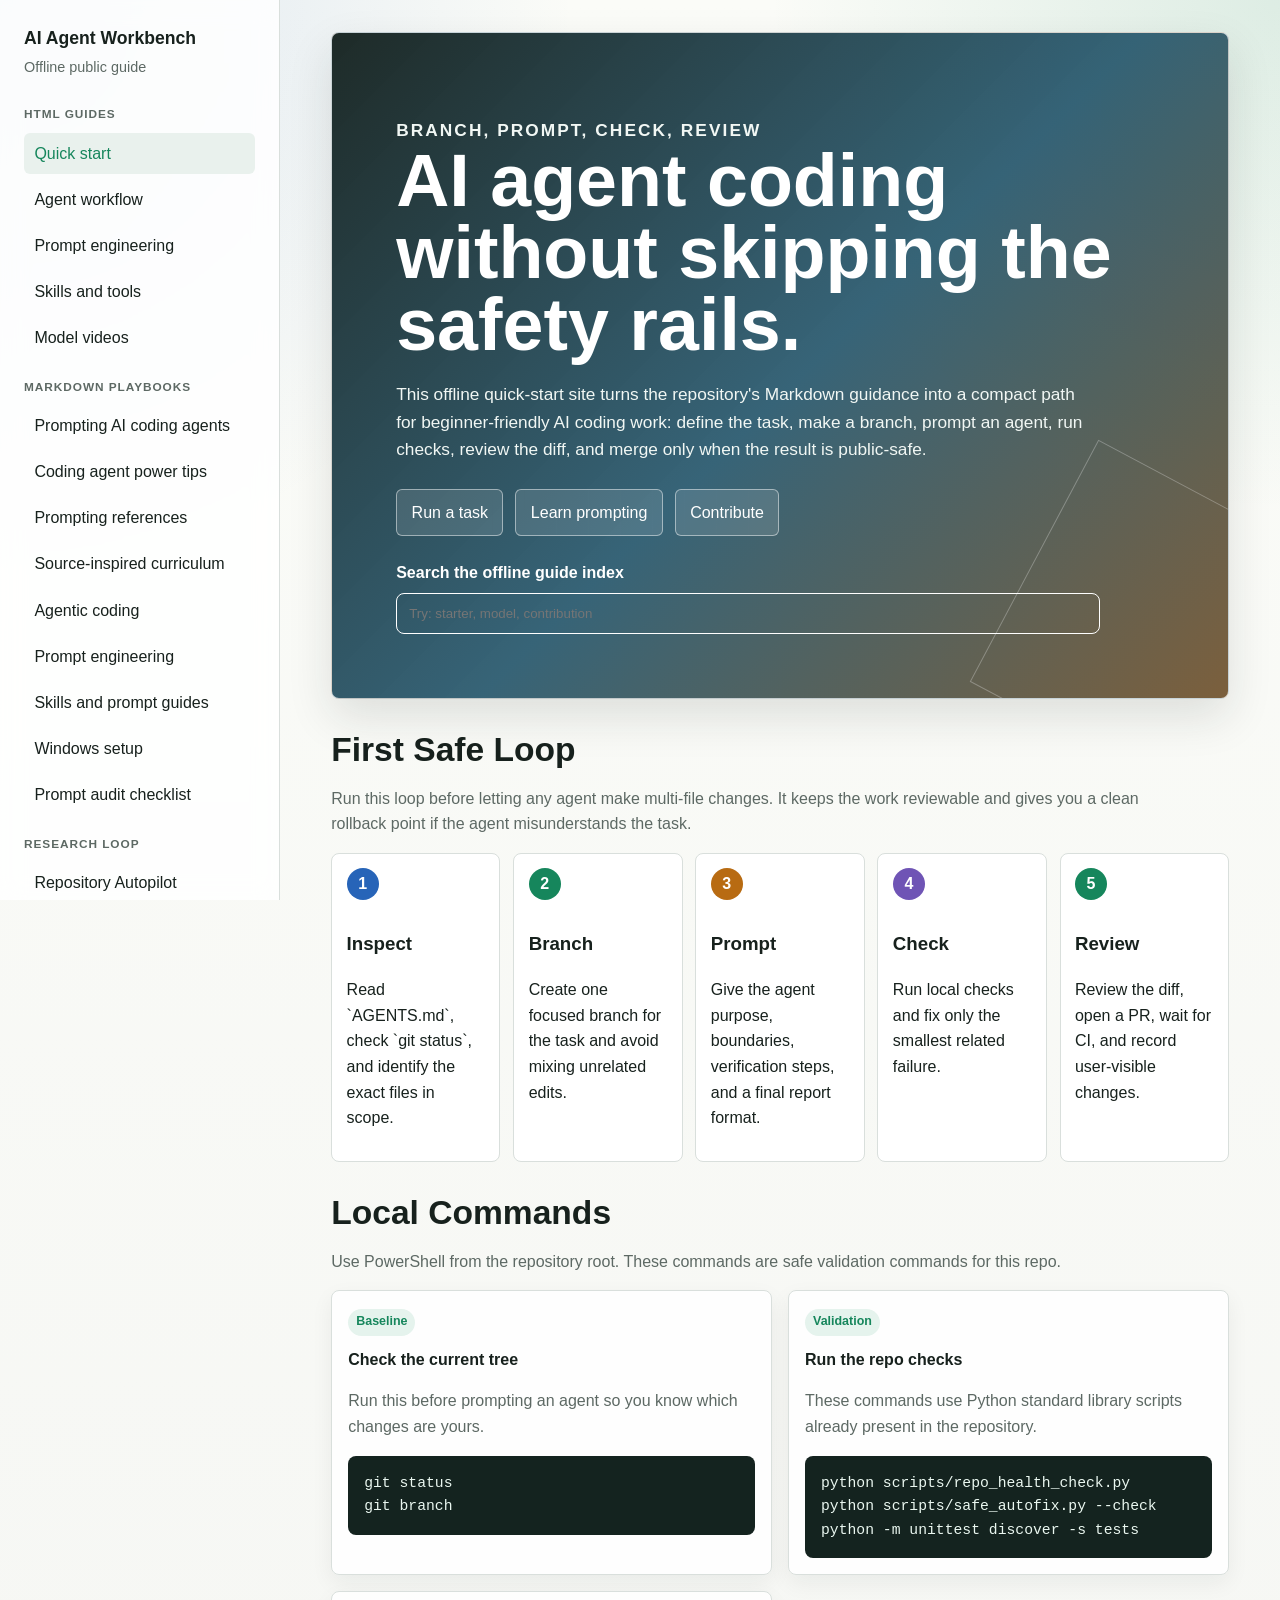
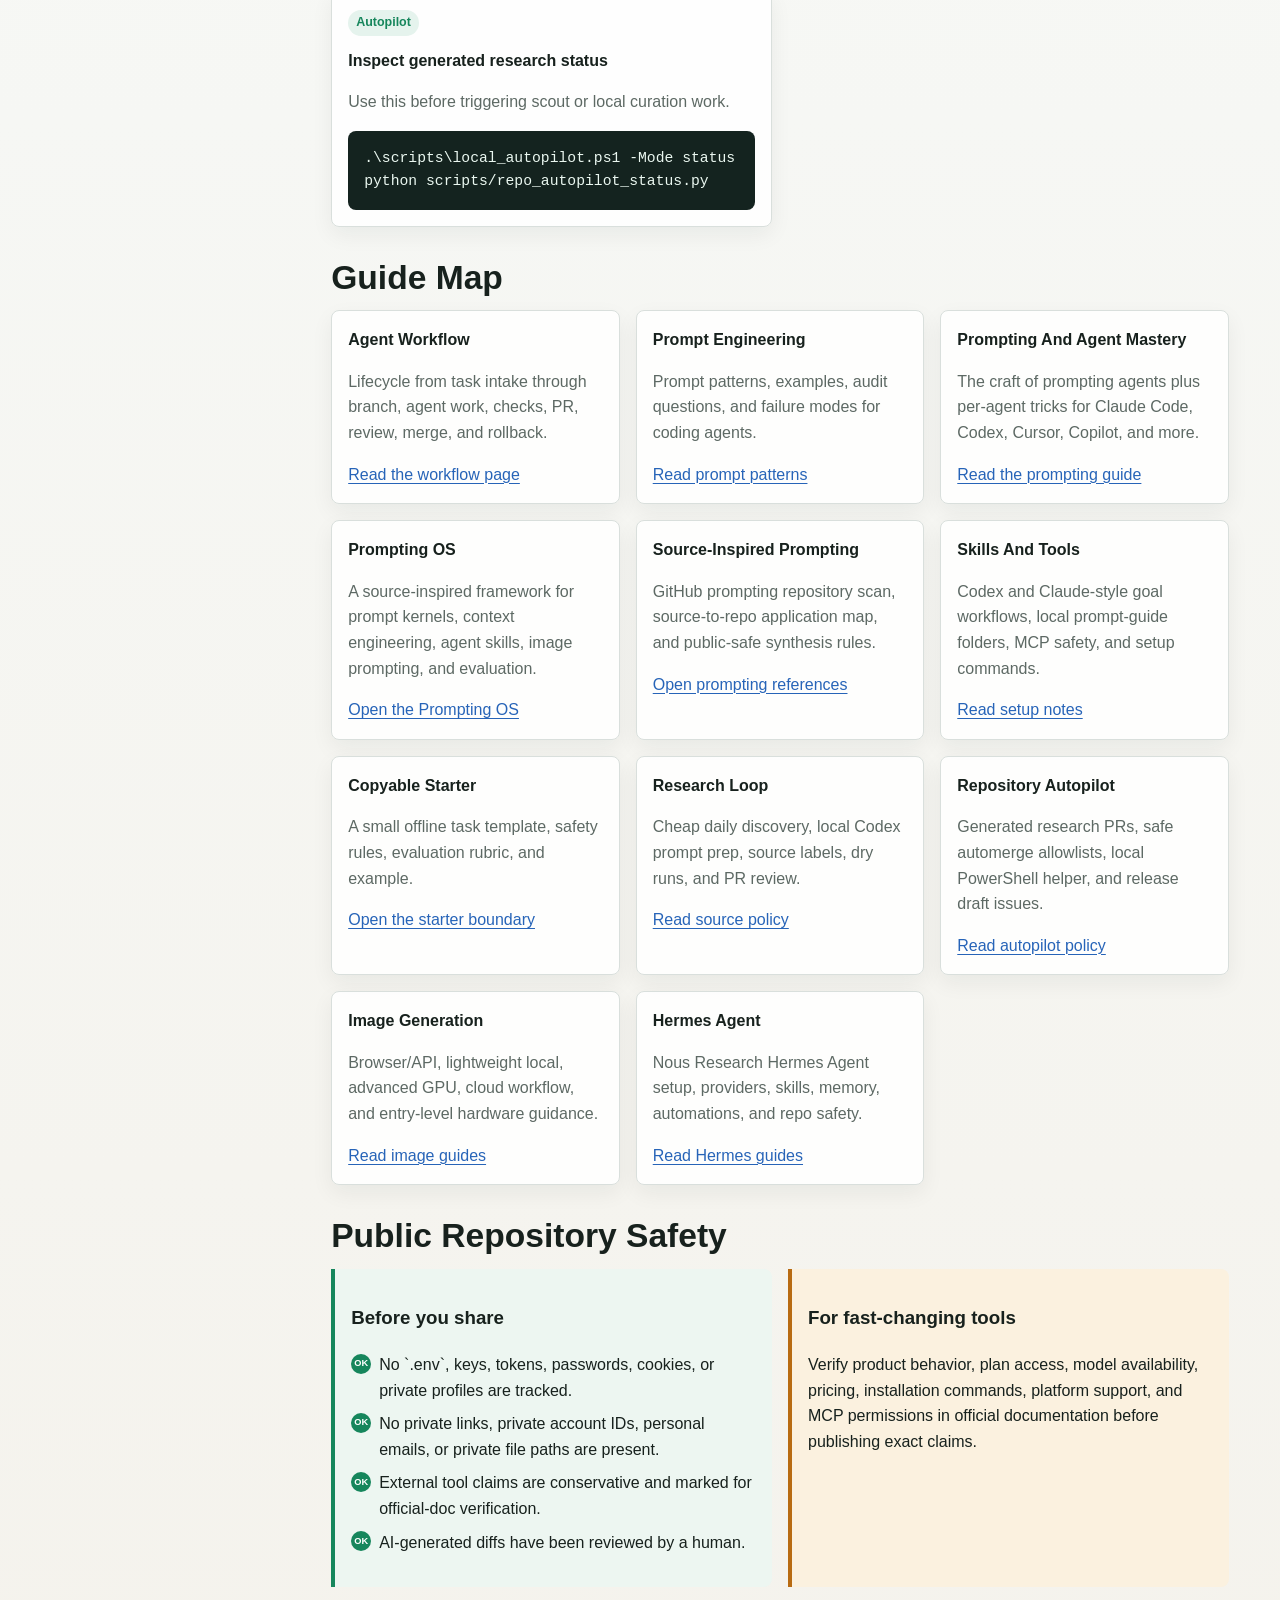
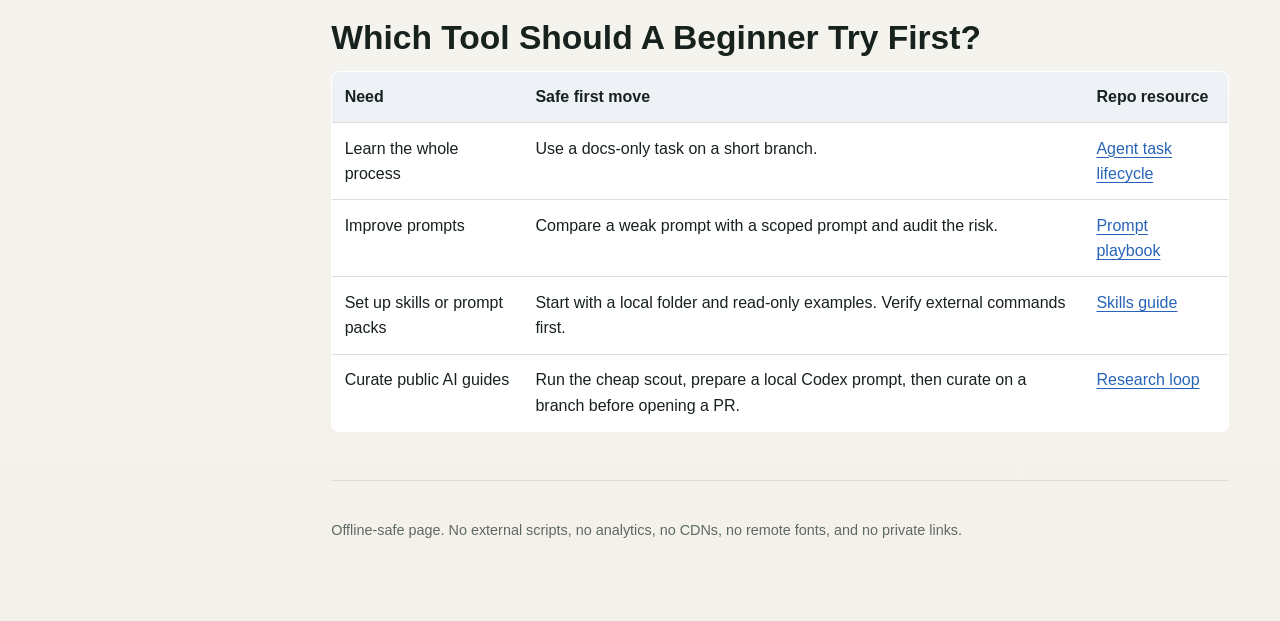
<file: docs/site/index.html>
<!doctype html>
<html lang="en">
<head>
  <meta charset="utf-8">
  <meta name="viewport" content="width=device-width, initial-scale=1">
  <title>AI Agent Coding Workbench Quick Start</title>
  <link rel="stylesheet" href="styles.css">
  <script src="search-index.js" defer></script>
  <script src="search.js" defer></script>
</head>
<body>
  <a class="skip-link" href="#main">Skip to main content</a>
  <div class="layout">
    <aside class="sidebar">
      <div class="brand">
        <strong>AI Agent Workbench</strong>
        <span>Offline public guide</span>
      </div>
      <nav aria-label="Site pages">
        <div class="nav-group">
          <h2>HTML Guides</h2>
          <a class="active" href="index.html">Quick start</a>
          <a href="agent-workflow.html">Agent workflow</a>
          <a href="prompt-engineering.html">Prompt engineering</a>
          <a href="skills-and-tools.html">Skills and tools</a>
          <a href="model-media.html">Model videos</a>
        </div>
        <div class="nav-group">
          <h2>Markdown Playbooks</h2>
          <a href="../guides/prompting-ai-coding-agents.md">Prompting AI coding agents</a>
          <a href="../guides/coding-agent-power-tips.md">Coding agent power tips</a>
          <a href="../guides/prompting-references.md">Prompting references</a>
          <a href="../guides/source-inspired-prompting-curriculum.md">Source-inspired curriculum</a>
          <a href="../guides/agentic-coding-playbook.md">Agentic coding</a>
          <a href="../guides/prompt-engineering-playbook.md">Prompt engineering</a>
          <a href="../guides/skills-and-prompt-guides.md">Skills and prompt guides</a>
          <a href="../guides/windows-setup-commands.md">Windows setup</a>
          <a href="../guides/prompt-audit-checklist.md">Prompt audit checklist</a>
        </div>
        <div class="nav-group">
          <h2>Research Loop</h2>
          <a href="../automation/repository-autopilot.md">Repository Autopilot</a>
          <a href="../automation/local-autopilot.md">Local Autopilot</a>
          <a href="../research/source-policy.md">Research loop</a>
          <a href="../skills/README.md">Skills guides</a>
          <a href="../image-generation/README.md">Image generation</a>
          <a href="../hermes/README.md">Hermes Agent</a>
          <a href="../publication-policy.md">Publication policy</a>
        </div>
      </nav>
    </aside>

    <main id="main" class="content">
      <header class="hero">
        <p class="eyebrow">Branch, prompt, check, review</p>
        <h1>AI agent coding without skipping the safety rails.</h1>
        <p>
          This offline quick-start site turns the repository's Markdown guidance into a compact path for
          beginner-friendly AI coding work: define the task, make a branch, prompt an agent, run checks,
          review the diff, and merge only when the result is public-safe.
        </p>
        <div class="hero-actions" aria-label="Primary routes">
          <a class="button" href="../../examples/first-reviewed-agent-task/README.md">Run a task</a>
          <a class="button" href="../prompting-os/00-first-success.md">Learn prompting</a>
          <a class="button" href="../../CONTRIBUTING.md">Contribute</a>
        </div>
        <div class="local-search">
          <label for="site-search">Search the offline guide index</label>
          <input id="site-search" type="search" autocomplete="off" placeholder="Try: starter, model, contribution">
          <ul id="search-results" class="search-results" hidden aria-live="polite"></ul>
        </div>
      </header>

      <section>
        <h2>First Safe Loop</h2>
        <p>
          Run this loop before letting any agent make multi-file changes. It keeps the work reviewable and
          gives you a clean rollback point if the agent misunderstands the task.
        </p>
        <div class="flow" aria-label="Safe agent workflow">
          <div class="step">
            <b>1</b>
            <h3>Inspect</h3>
            <p>Read `AGENTS.md`, check `git status`, and identify the exact files in scope.</p>
          </div>
          <div class="step">
            <b>2</b>
            <h3>Branch</h3>
            <p>Create one focused branch for the task and avoid mixing unrelated edits.</p>
          </div>
          <div class="step">
            <b>3</b>
            <h3>Prompt</h3>
            <p>Give the agent purpose, boundaries, verification steps, and a final report format.</p>
          </div>
          <div class="step">
            <b>4</b>
            <h3>Check</h3>
            <p>Run local checks and fix only the smallest related failure.</p>
          </div>
          <div class="step">
            <b>5</b>
            <h3>Review</h3>
            <p>Review the diff, open a PR, wait for CI, and record user-visible changes.</p>
          </div>
        </div>
      </section>

      <section>
        <h2>Local Commands</h2>
        <p>Use PowerShell from the repository root. These commands are safe validation commands for this repo.</p>
        <div class="grid">
          <article class="card wide">
            <span class="tag">Baseline</span>
            <h3>Check the current tree</h3>
            <p>Run this before prompting an agent so you know which changes are yours.</p>
            <pre><code>git status
git branch</code></pre>
          </article>
          <article class="card wide">
            <span class="tag">Validation</span>
            <h3>Run the repo checks</h3>
            <p>These commands use Python standard library scripts already present in the repository.</p>
            <pre><code>python scripts/repo_health_check.py
python scripts/safe_autofix.py --check
python -m unittest discover -s tests</code></pre>
          </article>
          <article class="card wide">
            <span class="tag">Autopilot</span>
            <h3>Inspect generated research status</h3>
            <p>Use this before triggering scout or local curation work.</p>
            <pre><code>.\scripts\local_autopilot.ps1 -Mode status
python scripts/repo_autopilot_status.py</code></pre>
          </article>
        </div>
      </section>

      <section>
        <h2>Guide Map</h2>
        <div class="grid">
          <article class="card">
            <h3>Agent Workflow</h3>
            <p>Lifecycle from task intake through branch, agent work, checks, PR, review, merge, and rollback.</p>
            <a href="agent-workflow.html">Read the workflow page</a>
          </article>
          <article class="card">
            <h3>Prompt Engineering</h3>
            <p>Prompt patterns, examples, audit questions, and failure modes for coding agents.</p>
            <a href="prompt-engineering.html">Read prompt patterns</a>
          </article>
          <article class="card">
            <h3>Prompting And Agent Mastery</h3>
            <p>The craft of prompting agents plus per-agent tricks for Claude Code, Codex, Cursor, Copilot, and more.</p>
            <a href="../guides/prompting-ai-coding-agents.md">Read the prompting guide</a>
          </article>
          <article class="card">
            <h3>Prompting OS</h3>
            <p>A source-inspired framework for prompt kernels, context engineering, agent skills, image prompting, and evaluation.</p>
            <a href="../prompting-os/README.md">Open the Prompting OS</a>
          </article>
          <article class="card">
            <h3>Source-Inspired Prompting</h3>
            <p>GitHub prompting repository scan, source-to-repo application map, and public-safe synthesis rules.</p>
            <a href="../guides/prompting-references.md">Open prompting references</a>
          </article>
          <article class="card">
            <h3>Skills And Tools</h3>
            <p>Codex and Claude-style goal workflows, local prompt-guide folders, MCP safety, and setup commands.</p>
            <a href="skills-and-tools.html">Read setup notes</a>
          </article>
          <article class="card">
            <h3>Copyable Starter</h3>
            <p>A small offline task template, safety rules, evaluation rubric, and example.</p>
            <a href="../../starter/README.md">Open the starter boundary</a>
          </article>
          <article class="card">
            <h3>Research Loop</h3>
            <p>Cheap daily discovery, local Codex prompt prep, source labels, dry runs, and PR review.</p>
            <a href="../research/source-policy.md">Read source policy</a>
          </article>
          <article class="card">
            <h3>Repository Autopilot</h3>
            <p>Generated research PRs, safe automerge allowlists, local PowerShell helper, and release draft issues.</p>
            <a href="../automation/repository-autopilot.md">Read autopilot policy</a>
          </article>
          <article class="card">
            <h3>Image Generation</h3>
            <p>Browser/API, lightweight local, advanced GPU, cloud workflow, and entry-level hardware guidance.</p>
            <a href="../image-generation/README.md">Read image guides</a>
          </article>
          <article class="card">
            <h3>Hermes Agent</h3>
            <p>Nous Research Hermes Agent setup, providers, skills, memory, automations, and repo safety.</p>
            <a href="../hermes/README.md">Read Hermes guides</a>
          </article>
        </div>
      </section>

      <section>
        <h2>Public Repository Safety</h2>
        <div class="two-col">
          <div class="callout">
            <h3>Before you share</h3>
            <ul class="checklist">
              <li>No `.env`, keys, tokens, passwords, cookies, or private profiles are tracked.</li>
              <li>No private links, private account IDs, personal emails, or private file paths are present.</li>
              <li>External tool claims are conservative and marked for official-doc verification.</li>
              <li>AI-generated diffs have been reviewed by a human.</li>
            </ul>
          </div>
          <div class="callout warning">
            <h3>For fast-changing tools</h3>
            <p>
              Verify product behavior, plan access, model availability, pricing, installation commands,
              platform support, and MCP permissions in official documentation before publishing exact claims.
            </p>
          </div>
        </div>
      </section>

      <section>
        <h2>Which Tool Should A Beginner Try First?</h2>
        <table>
          <thead>
            <tr>
              <th>Need</th>
              <th>Safe first move</th>
              <th>Repo resource</th>
            </tr>
          </thead>
          <tbody>
            <tr>
              <td>Learn the whole process</td>
              <td>Use a docs-only task on a short branch.</td>
              <td><a href="../workflows/agent-task-lifecycle.md">Agent task lifecycle</a></td>
            </tr>
            <tr>
              <td>Improve prompts</td>
              <td>Compare a weak prompt with a scoped prompt and audit the risk.</td>
              <td><a href="../guides/prompt-engineering-playbook.md">Prompt playbook</a></td>
            </tr>
            <tr>
              <td>Set up skills or prompt packs</td>
              <td>Start with a local folder and read-only examples. Verify external commands first.</td>
              <td><a href="../guides/skills-and-prompt-guides.md">Skills guide</a></td>
            </tr>
            <tr>
              <td>Curate public AI guides</td>
              <td>Run the cheap scout, prepare a local Codex prompt, then curate on a branch before opening a PR.</td>
              <td><a href="../research/source-policy.md">Research loop</a></td>
            </tr>
          </tbody>
        </table>
      </section>

      <footer class="footer">
        <p>
          Offline-safe page. No external scripts, no analytics, no CDNs, no remote fonts, and no private links.
        </p>
      </footer>

</main>
  </div>
</body>
</html>
</file>
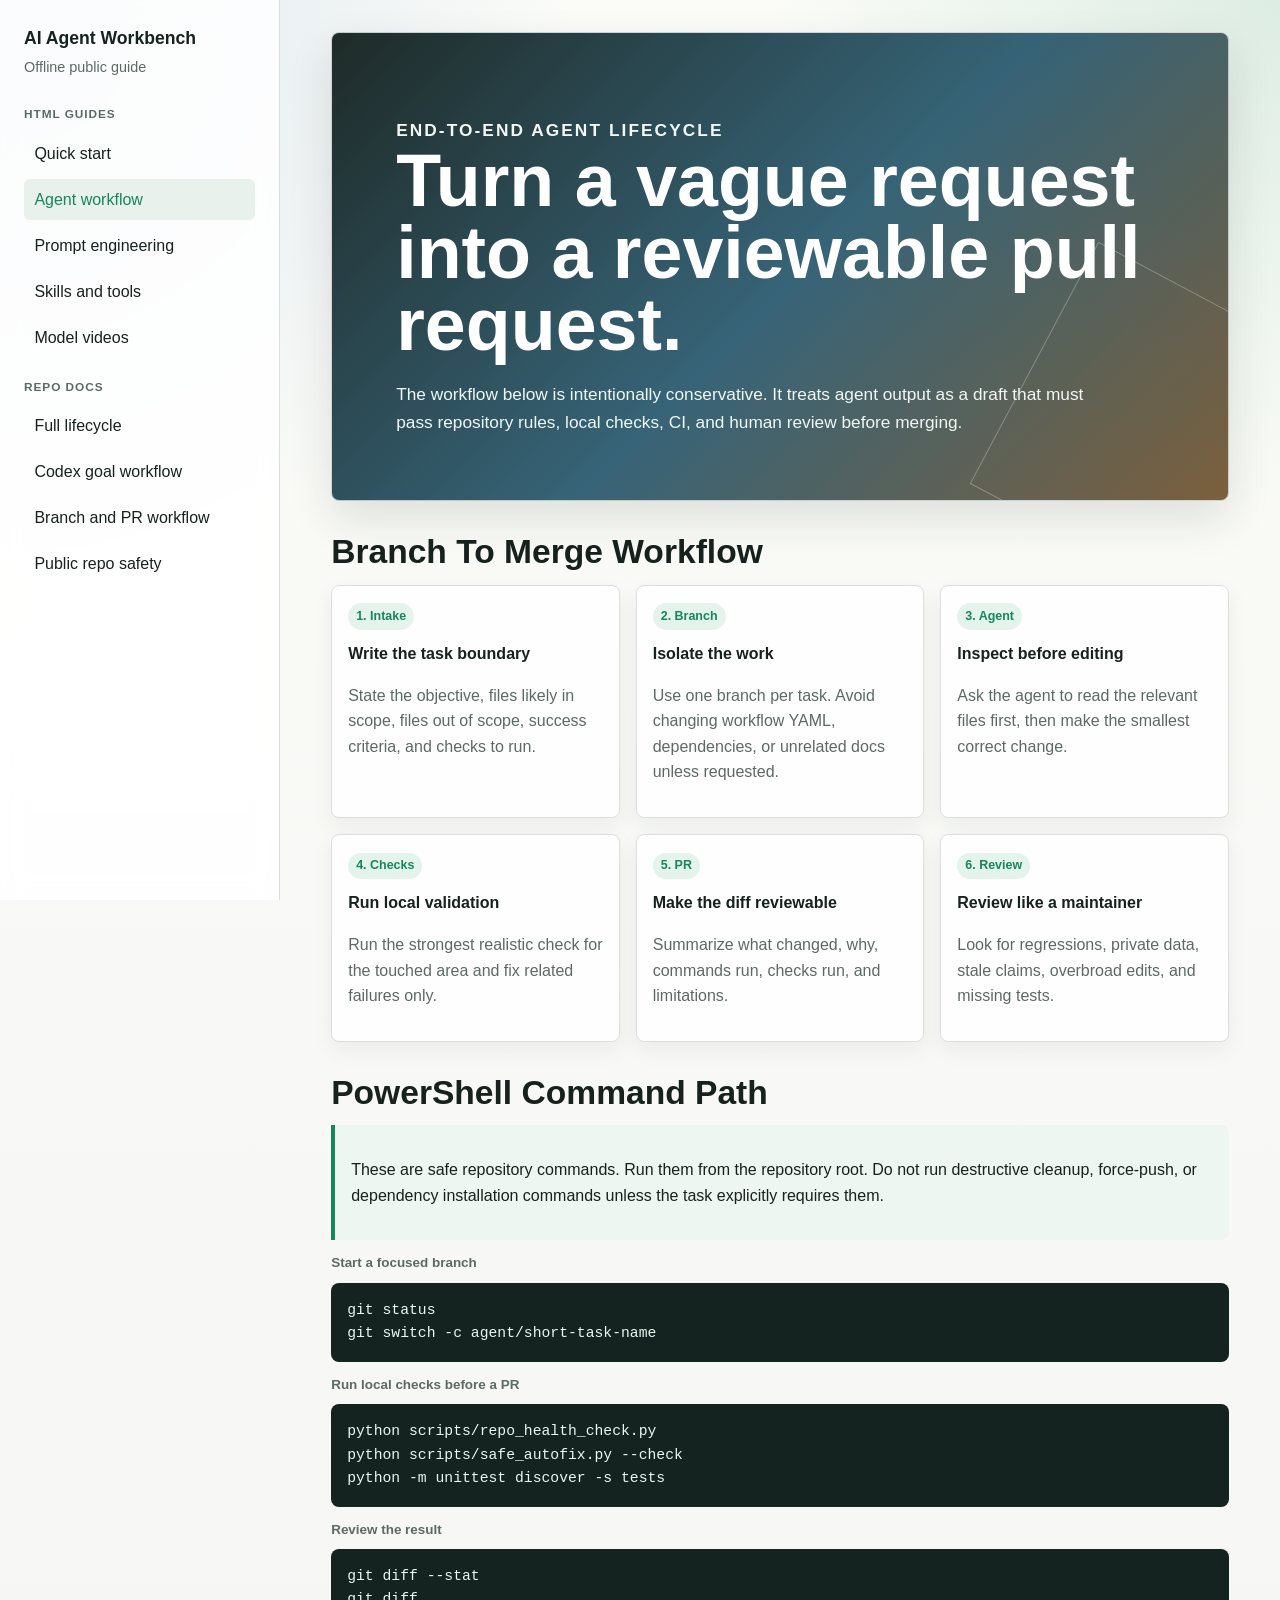
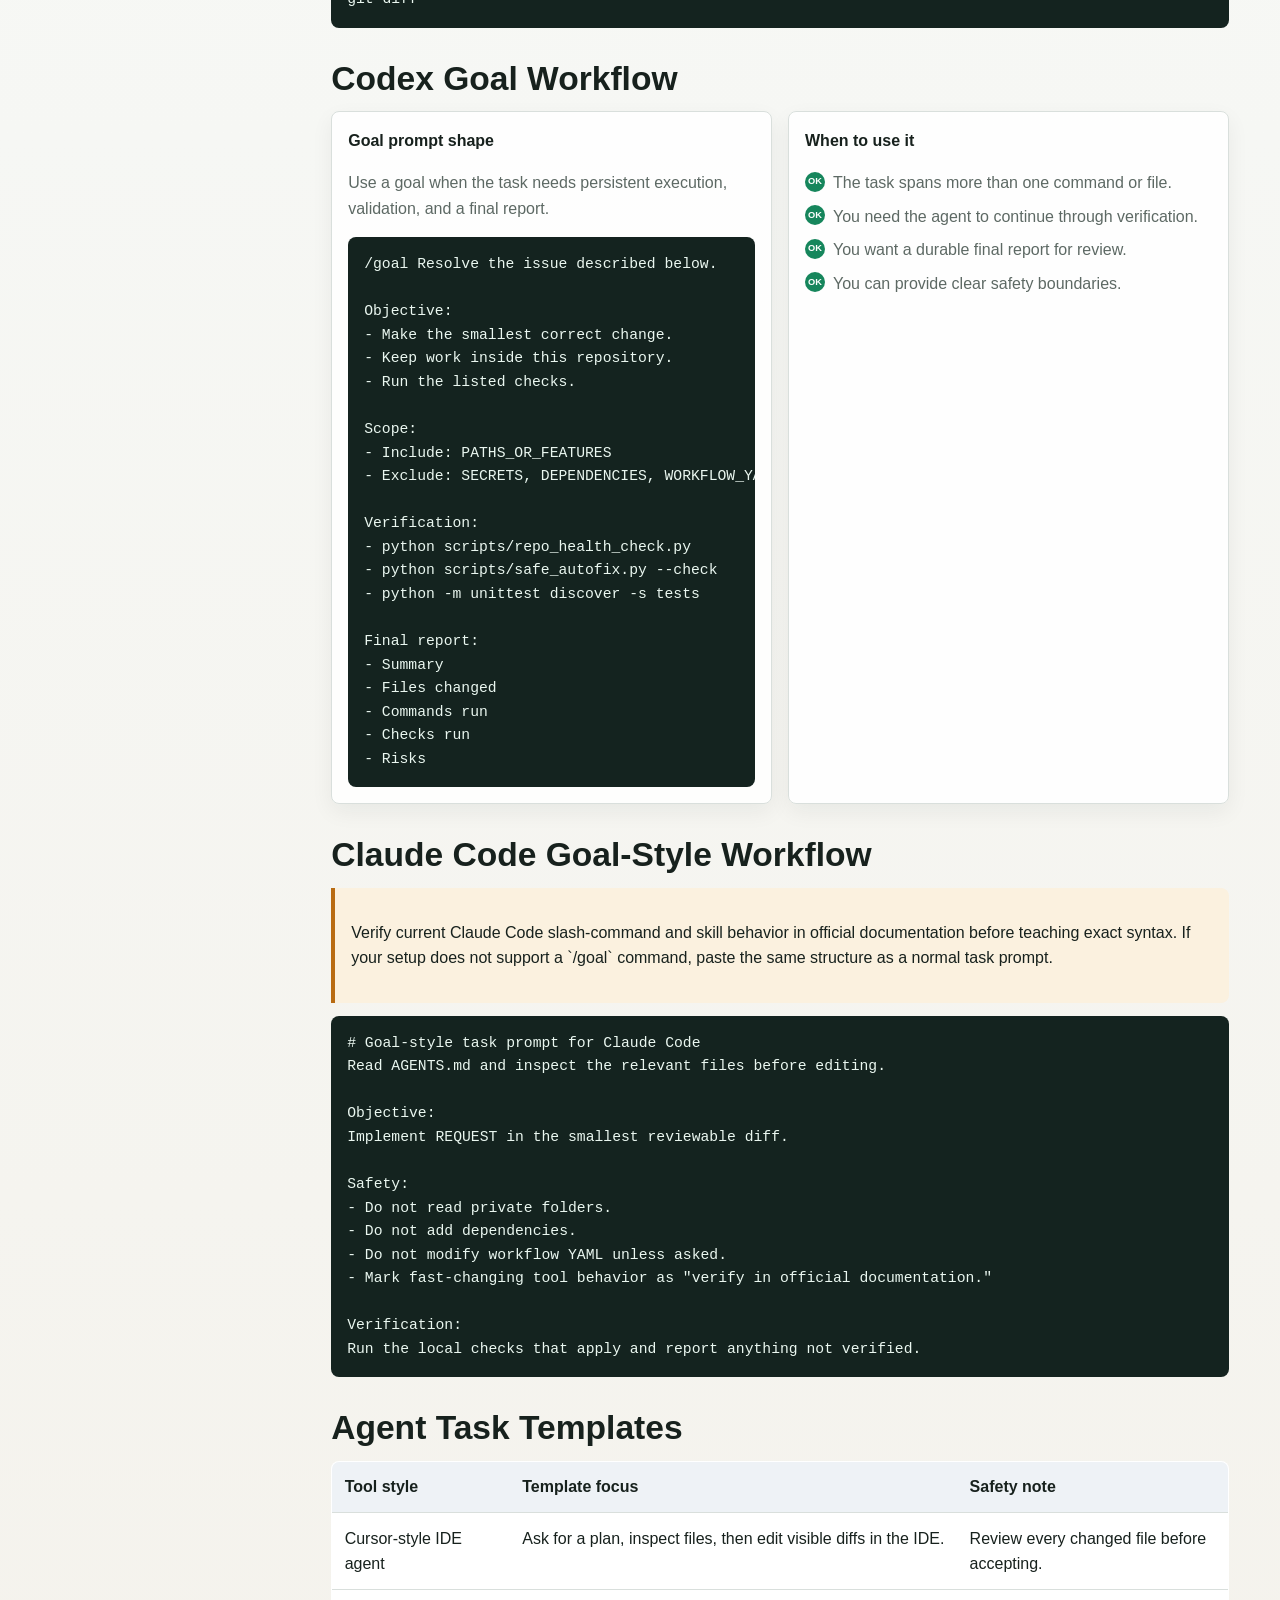
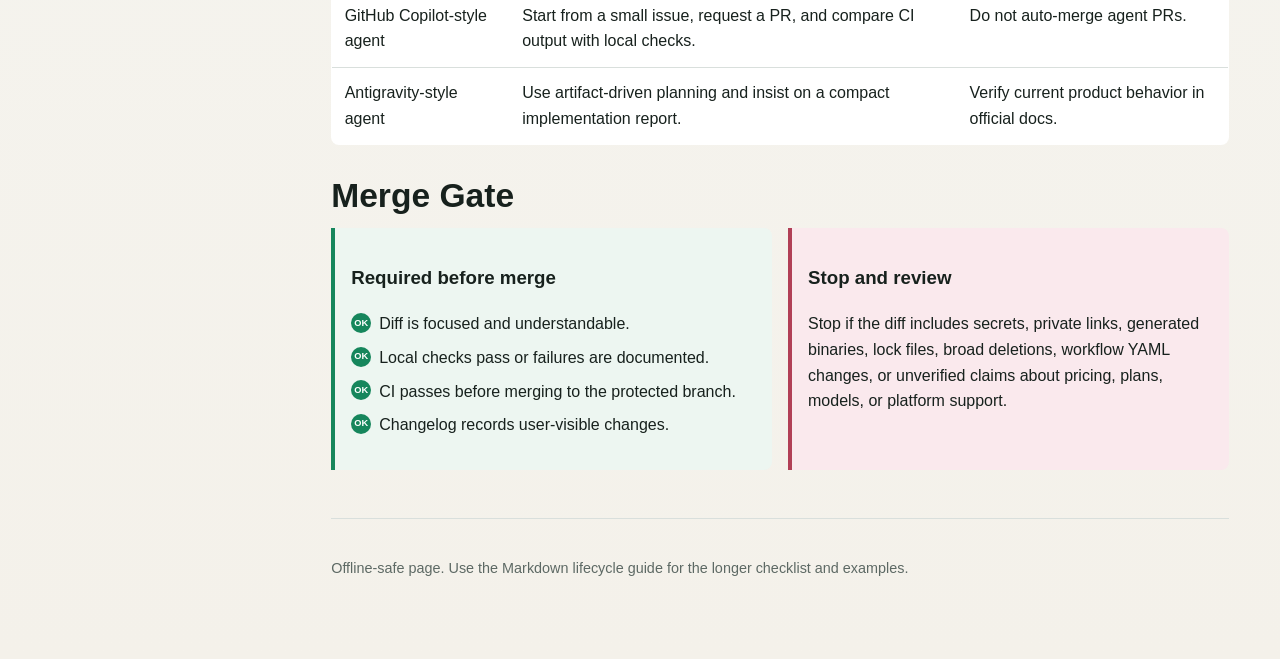
<file: docs/site/agent-workflow.html>
<!doctype html>
<html lang="en">
<head>
  <meta charset="utf-8">
  <meta name="viewport" content="width=device-width, initial-scale=1">
  <title>AI Agent Task Workflow</title>
  <link rel="stylesheet" href="styles.css">
</head>
<body>
  <a class="skip-link" href="#main">Skip to main content</a>
  <div class="layout">
    <aside class="sidebar">
      <div class="brand">
        <strong>AI Agent Workbench</strong>
        <span>Offline public guide</span>
      </div>
      <nav aria-label="Site pages">
        <div class="nav-group">
          <h2>HTML Guides</h2>
          <a href="index.html">Quick start</a>
          <a class="active" href="agent-workflow.html">Agent workflow</a>
          <a href="prompt-engineering.html">Prompt engineering</a>
          <a href="skills-and-tools.html">Skills and tools</a>
          <a href="model-media.html">Model videos</a>
        </div>
        <div class="nav-group">
          <h2>Repo Docs</h2>
          <a href="../workflows/agent-task-lifecycle.md">Full lifecycle</a>
          <a href="../codex/01-codex-goal-workflow.md">Codex goal workflow</a>
          <a href="../codex/02-git-branch-pr-merge-workflow.md">Branch and PR workflow</a>
          <a href="../workflows/public-repo-safety.md">Public repo safety</a>
        </div>
      </nav>
    </aside>

    <main id="main" class="content">
      <header class="hero">
        <p class="eyebrow">End-to-end agent lifecycle</p>
        <h1>Turn a vague request into a reviewable pull request.</h1>
        <p>
          The workflow below is intentionally conservative. It treats agent output as a draft that must pass
          repository rules, local checks, CI, and human review before merging.
        </p>
      </header>

      <section>
        <h2>Branch To Merge Workflow</h2>
        <div class="grid">
          <article class="card">
            <span class="tag">1. Intake</span>
            <h3>Write the task boundary</h3>
            <p>State the objective, files likely in scope, files out of scope, success criteria, and checks to run.</p>
          </article>
          <article class="card">
            <span class="tag">2. Branch</span>
            <h3>Isolate the work</h3>
            <p>Use one branch per task. Avoid changing workflow YAML, dependencies, or unrelated docs unless requested.</p>
          </article>
          <article class="card">
            <span class="tag">3. Agent</span>
            <h3>Inspect before editing</h3>
            <p>Ask the agent to read the relevant files first, then make the smallest correct change.</p>
          </article>
          <article class="card">
            <span class="tag">4. Checks</span>
            <h3>Run local validation</h3>
            <p>Run the strongest realistic check for the touched area and fix related failures only.</p>
          </article>
          <article class="card">
            <span class="tag">5. PR</span>
            <h3>Make the diff reviewable</h3>
            <p>Summarize what changed, why, commands run, checks run, and limitations.</p>
          </article>
          <article class="card">
            <span class="tag">6. Review</span>
            <h3>Review like a maintainer</h3>
            <p>Look for regressions, private data, stale claims, overbroad edits, and missing tests.</p>
          </article>
        </div>
      </section>

      <section>
        <h2>PowerShell Command Path</h2>
        <div class="callout">
          <p>
            These are safe repository commands. Run them from the repository root. Do not run destructive
            cleanup, force-push, or dependency installation commands unless the task explicitly requires them.
          </p>
        </div>
        <p class="command-title">Start a focused branch</p>
        <pre><code>git status
git switch -c agent/short-task-name</code></pre>
        <p class="command-title">Run local checks before a PR</p>
        <pre><code>python scripts/repo_health_check.py
python scripts/safe_autofix.py --check
python -m unittest discover -s tests</code></pre>
        <p class="command-title">Review the result</p>
        <pre><code>git diff --stat
git diff</code></pre>
      </section>

      <section>
        <h2>Codex Goal Workflow</h2>
        <div class="grid">
          <article class="card wide">
            <h3>Goal prompt shape</h3>
            <p>Use a goal when the task needs persistent execution, validation, and a final report.</p>
            <pre><code>/goal Resolve the issue described below.

Objective:
- Make the smallest correct change.
- Keep work inside this repository.
- Run the listed checks.

Scope:
- Include: PATHS_OR_FEATURES
- Exclude: SECRETS, DEPENDENCIES, WORKFLOW_YAML

Verification:
- python scripts/repo_health_check.py
- python scripts/safe_autofix.py --check
- python -m unittest discover -s tests

Final report:
- Summary
- Files changed
- Commands run
- Checks run
- Risks</code></pre>
          </article>
          <article class="card wide">
            <h3>When to use it</h3>
            <ul class="checklist">
              <li>The task spans more than one command or file.</li>
              <li>You need the agent to continue through verification.</li>
              <li>You want a durable final report for review.</li>
              <li>You can provide clear safety boundaries.</li>
            </ul>
          </article>
        </div>
      </section>

      <section>
        <h2>Claude Code Goal-Style Workflow</h2>
        <div class="callout warning">
          <p>
            Verify current Claude Code slash-command and skill behavior in official documentation before teaching
            exact syntax. If your setup does not support a `/goal` command, paste the same structure as a normal
            task prompt.
          </p>
        </div>
        <pre><code># Goal-style task prompt for Claude Code
Read AGENTS.md and inspect the relevant files before editing.

Objective:
Implement REQUEST in the smallest reviewable diff.

Safety:
- Do not read private folders.
- Do not add dependencies.
- Do not modify workflow YAML unless asked.
- Mark fast-changing tool behavior as "verify in official documentation."

Verification:
Run the local checks that apply and report anything not verified.</code></pre>
      </section>

      <section>
        <h2>Agent Task Templates</h2>
        <table>
          <thead>
            <tr>
              <th>Tool style</th>
              <th>Template focus</th>
              <th>Safety note</th>
            </tr>
          </thead>
          <tbody>
            <tr>
              <td>Cursor-style IDE agent</td>
              <td>Ask for a plan, inspect files, then edit visible diffs in the IDE.</td>
              <td>Review every changed file before accepting.</td>
            </tr>
            <tr>
              <td>GitHub Copilot-style agent</td>
              <td>Start from a small issue, request a PR, and compare CI output with local checks.</td>
              <td>Do not auto-merge agent PRs.</td>
            </tr>
            <tr>
              <td>Antigravity-style agent</td>
              <td>Use artifact-driven planning and insist on a compact implementation report.</td>
              <td>Verify current product behavior in official docs.</td>
            </tr>
          </tbody>
        </table>
      </section>

      <section>
        <h2>Merge Gate</h2>
        <div class="two-col">
          <div class="callout">
            <h3>Required before merge</h3>
            <ul class="checklist">
              <li>Diff is focused and understandable.</li>
              <li>Local checks pass or failures are documented.</li>
              <li>CI passes before merging to the protected branch.</li>
              <li>Changelog records user-visible changes.</li>
            </ul>
          </div>
          <div class="callout danger">
            <h3>Stop and review</h3>
            <p>
              Stop if the diff includes secrets, private links, generated binaries, lock files, broad deletions,
              workflow YAML changes, or unverified claims about pricing, plans, models, or platform support.
            </p>
          </div>
        </div>
      </section>

      <footer class="footer">
        <p>Offline-safe page. Use the Markdown lifecycle guide for the longer checklist and examples.</p>
      </footer>

</main>
  </div>
</body>
</html>
</file>
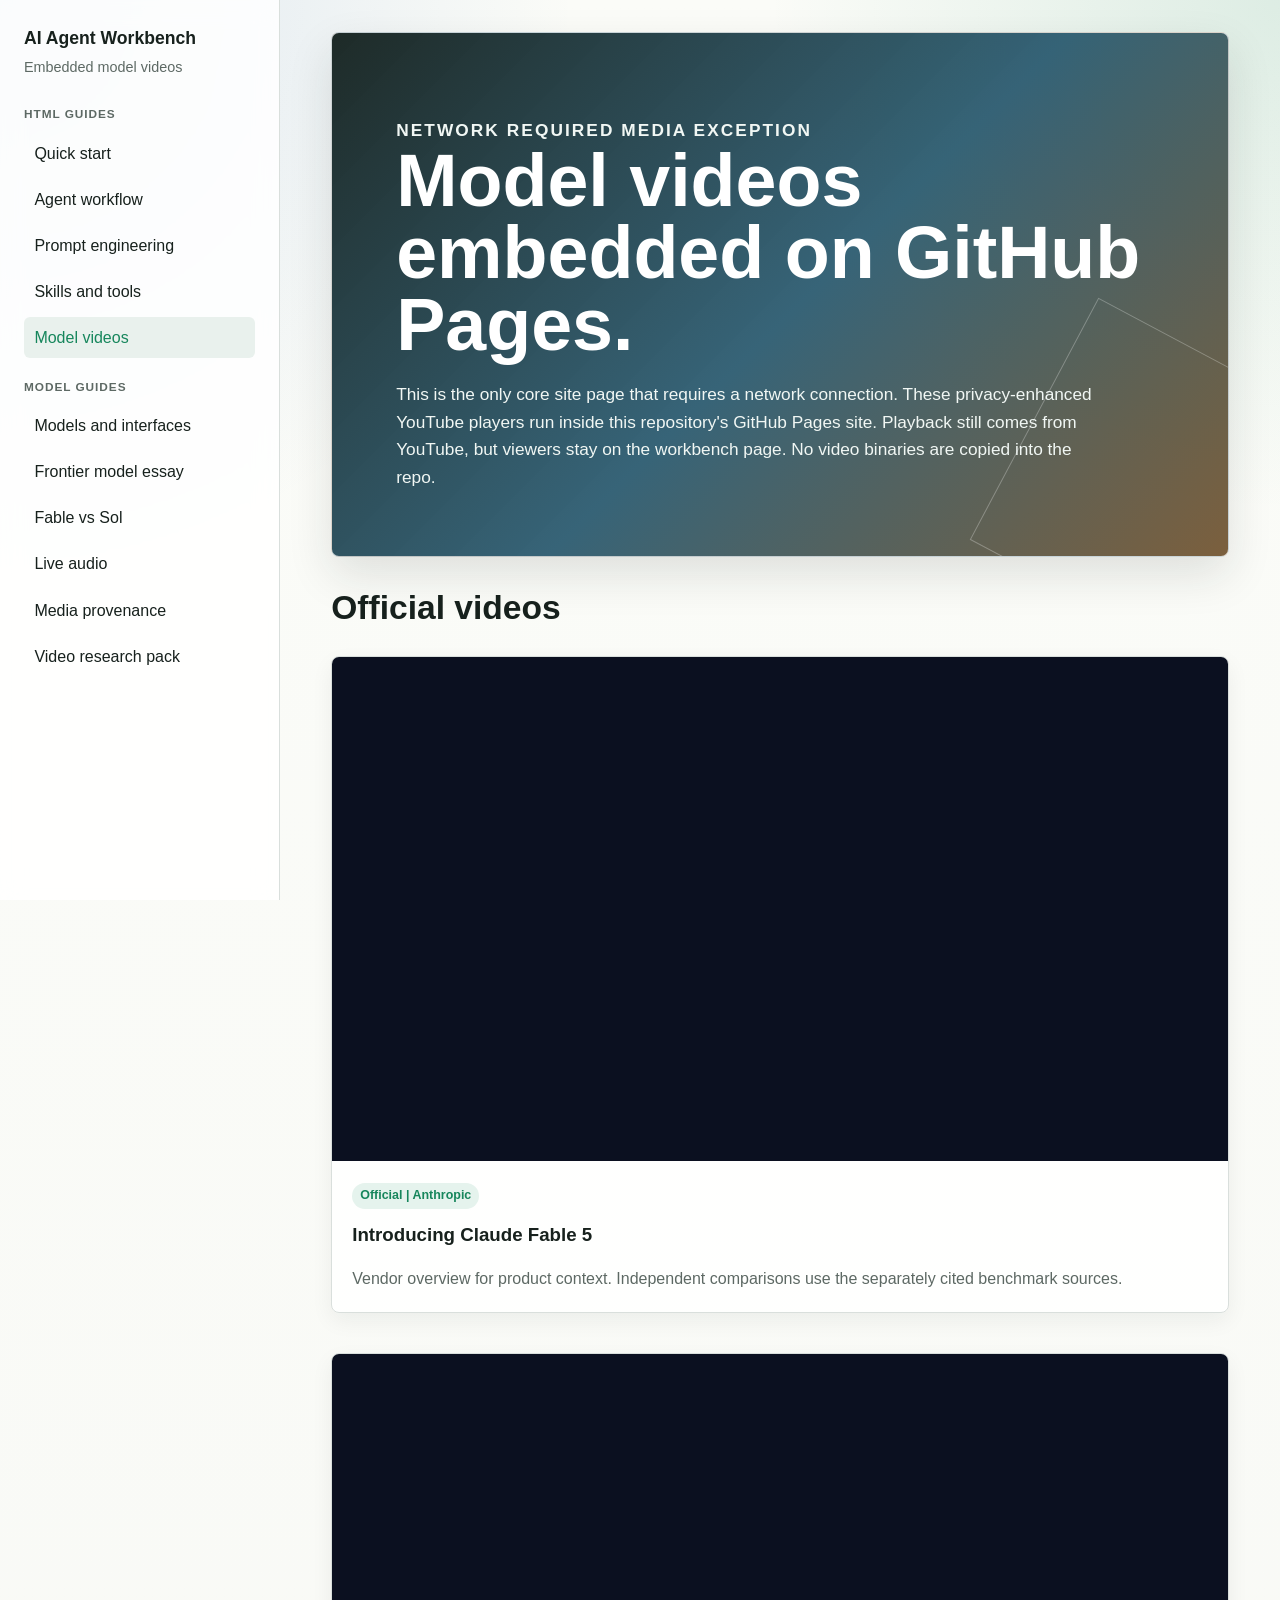
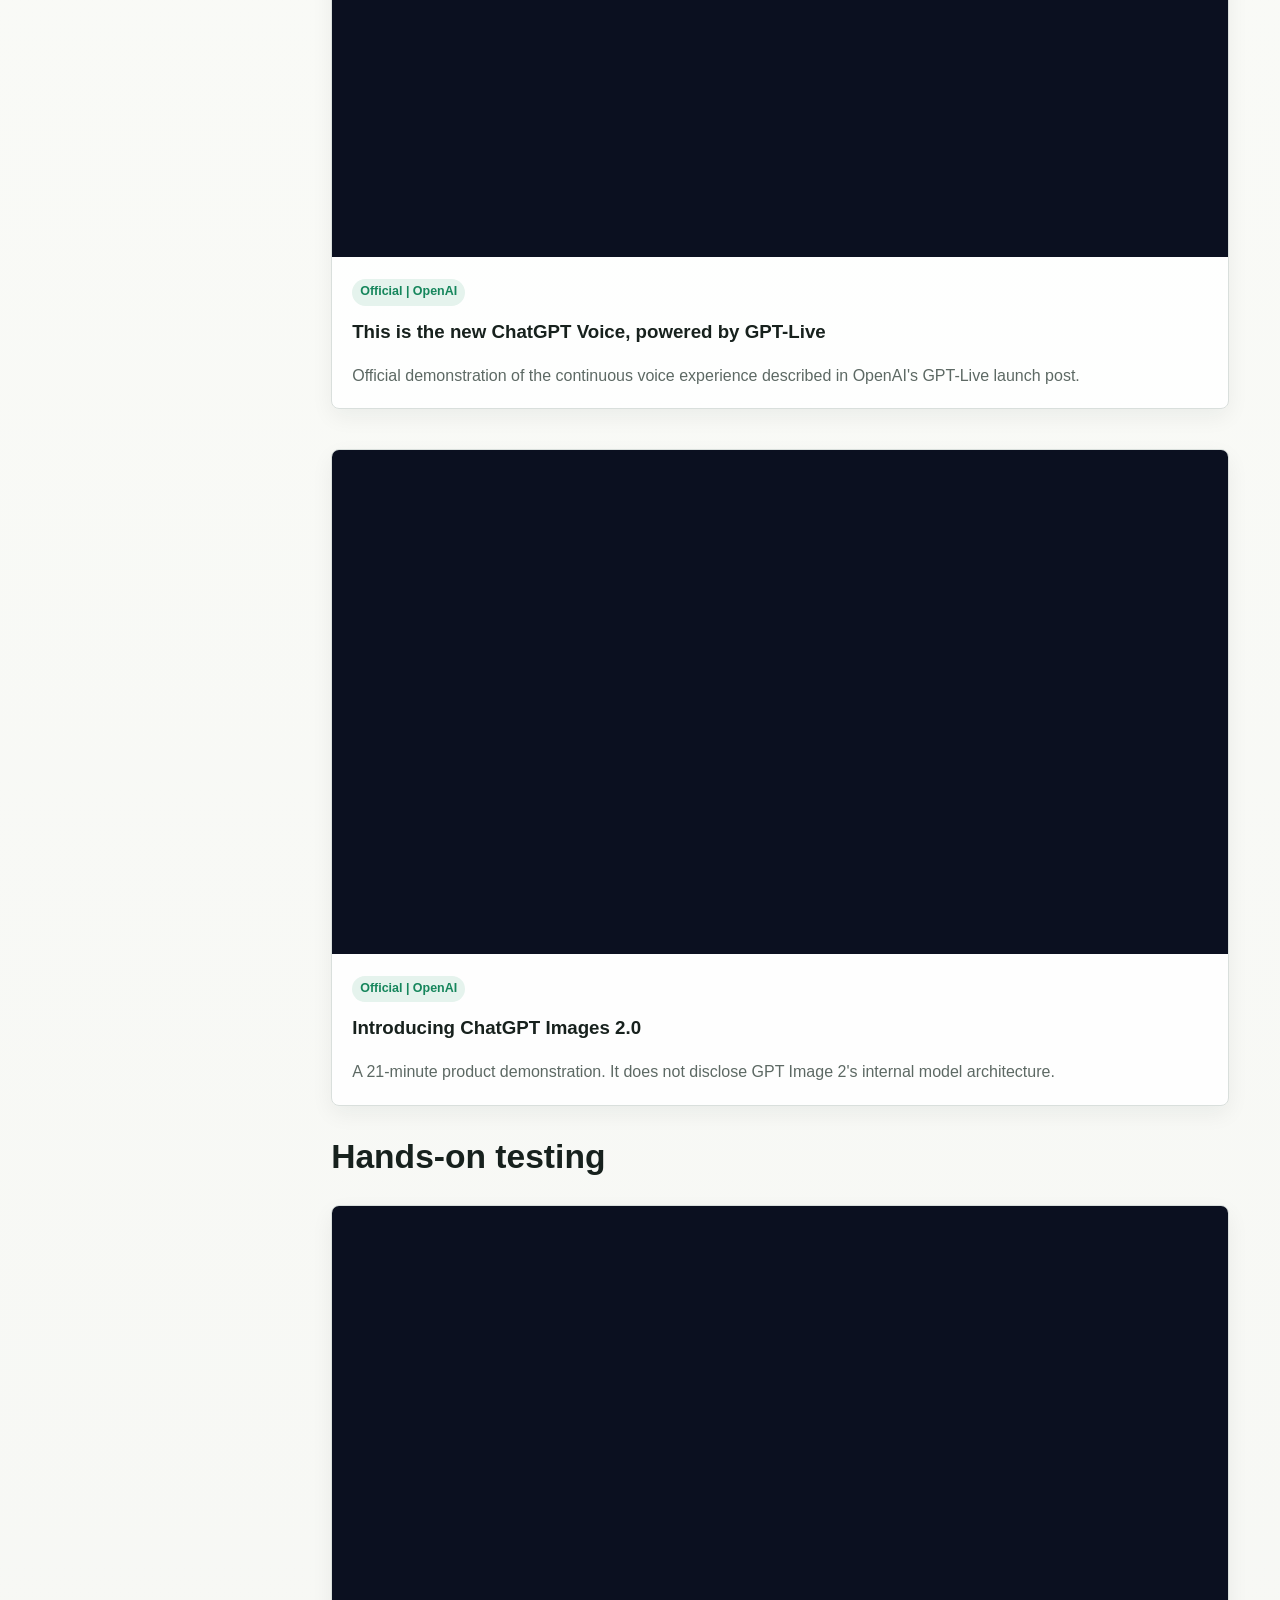
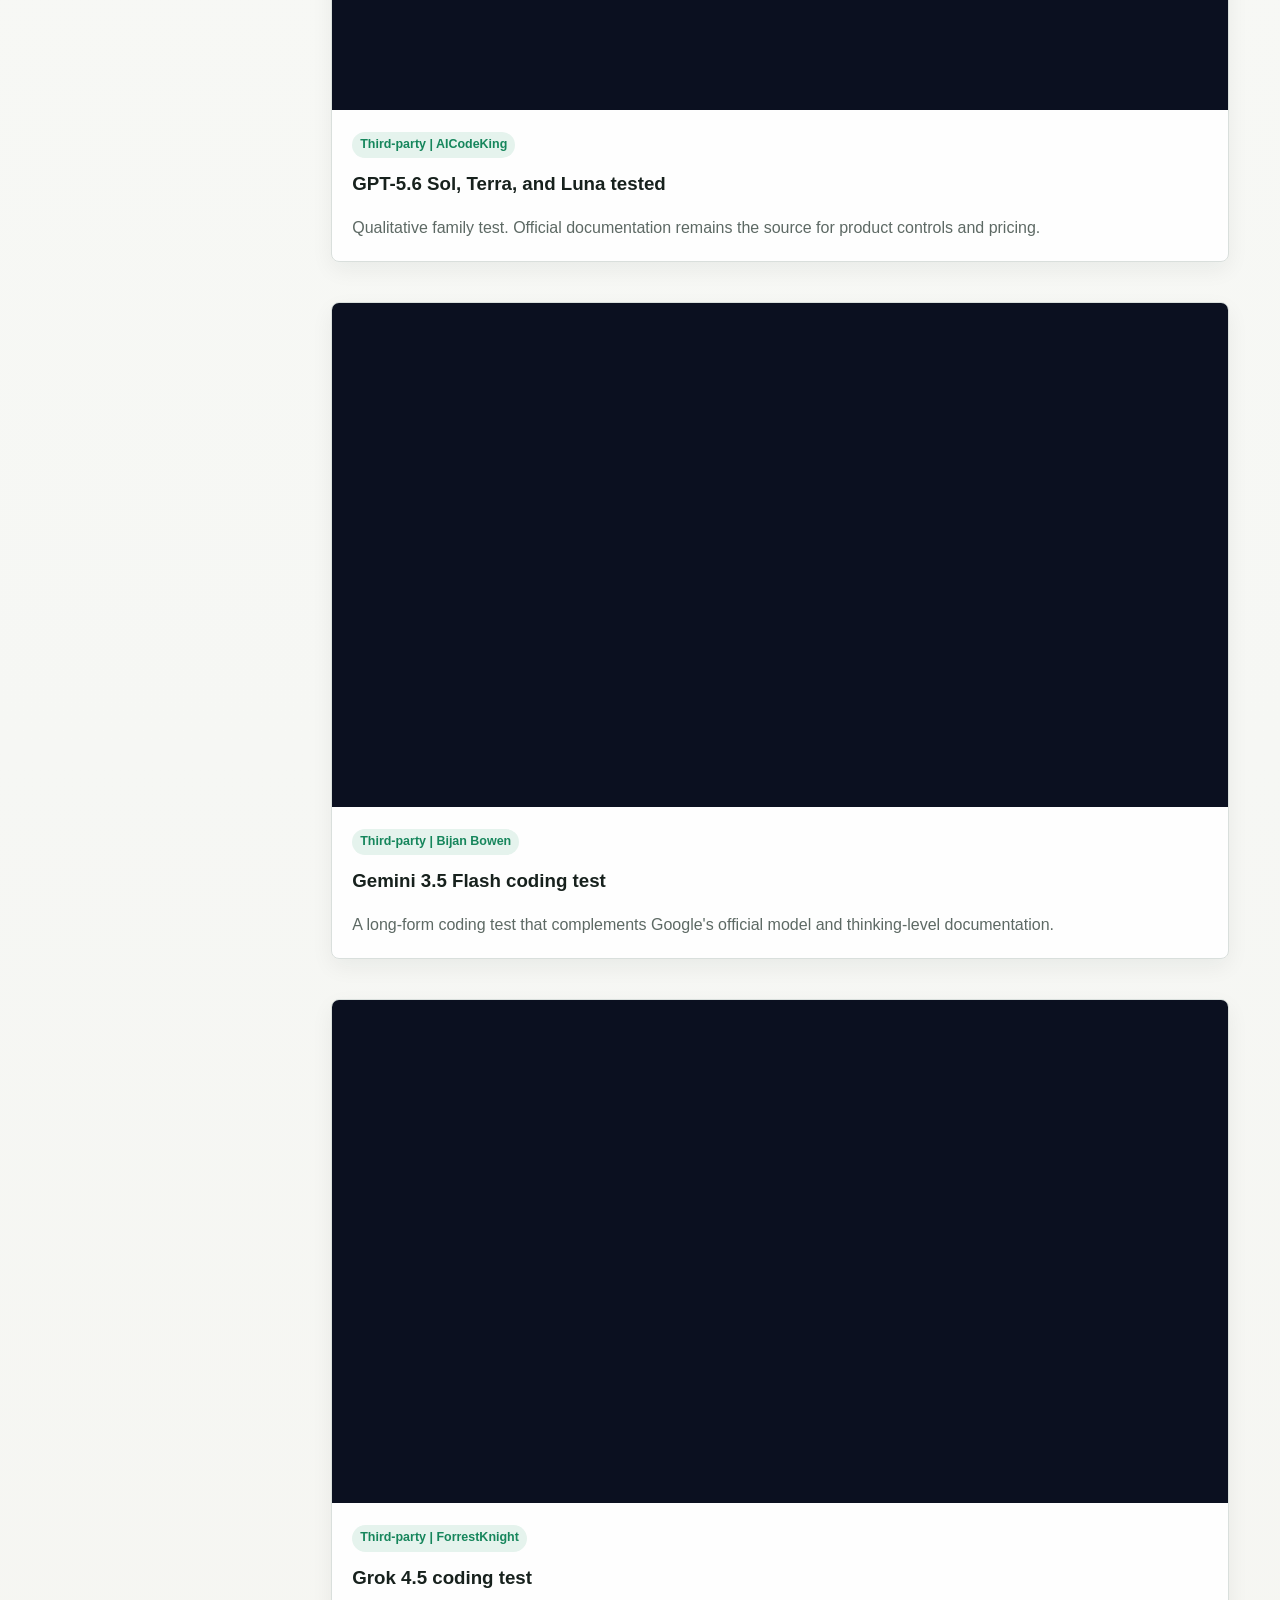
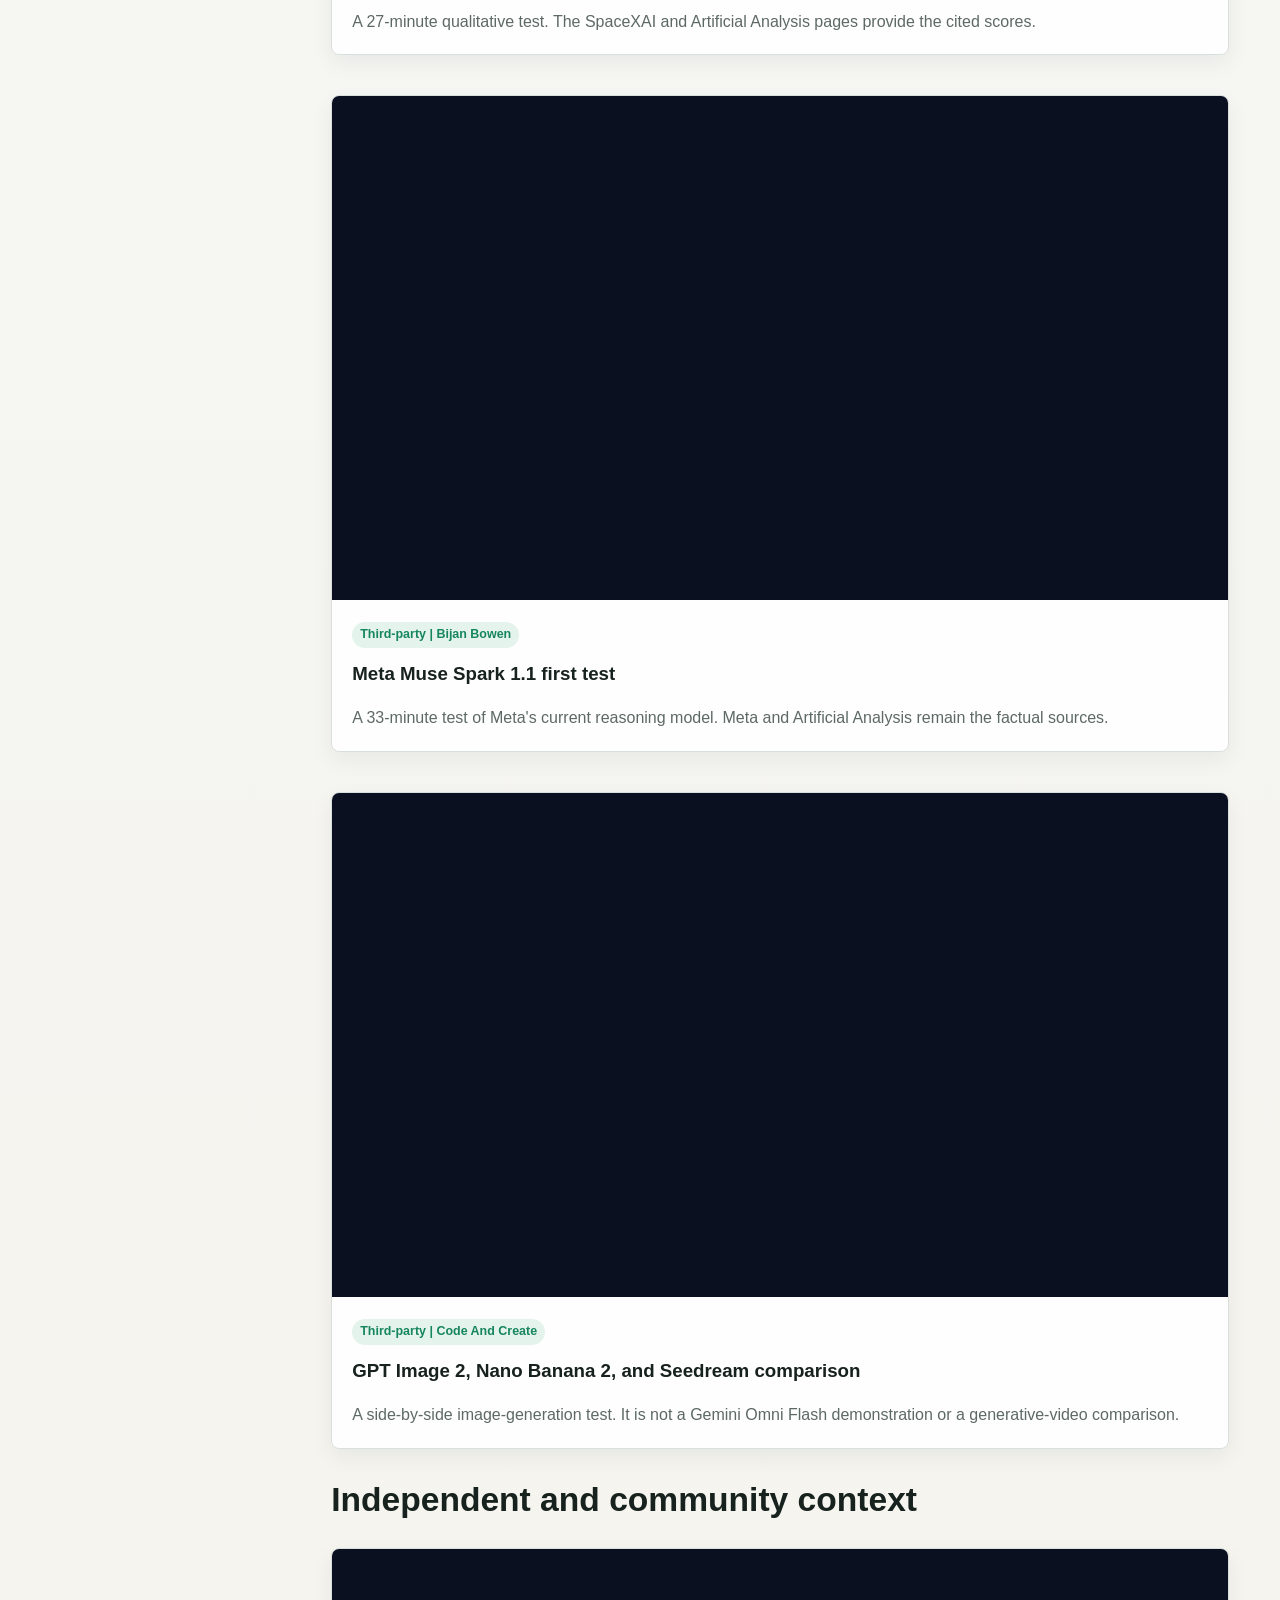
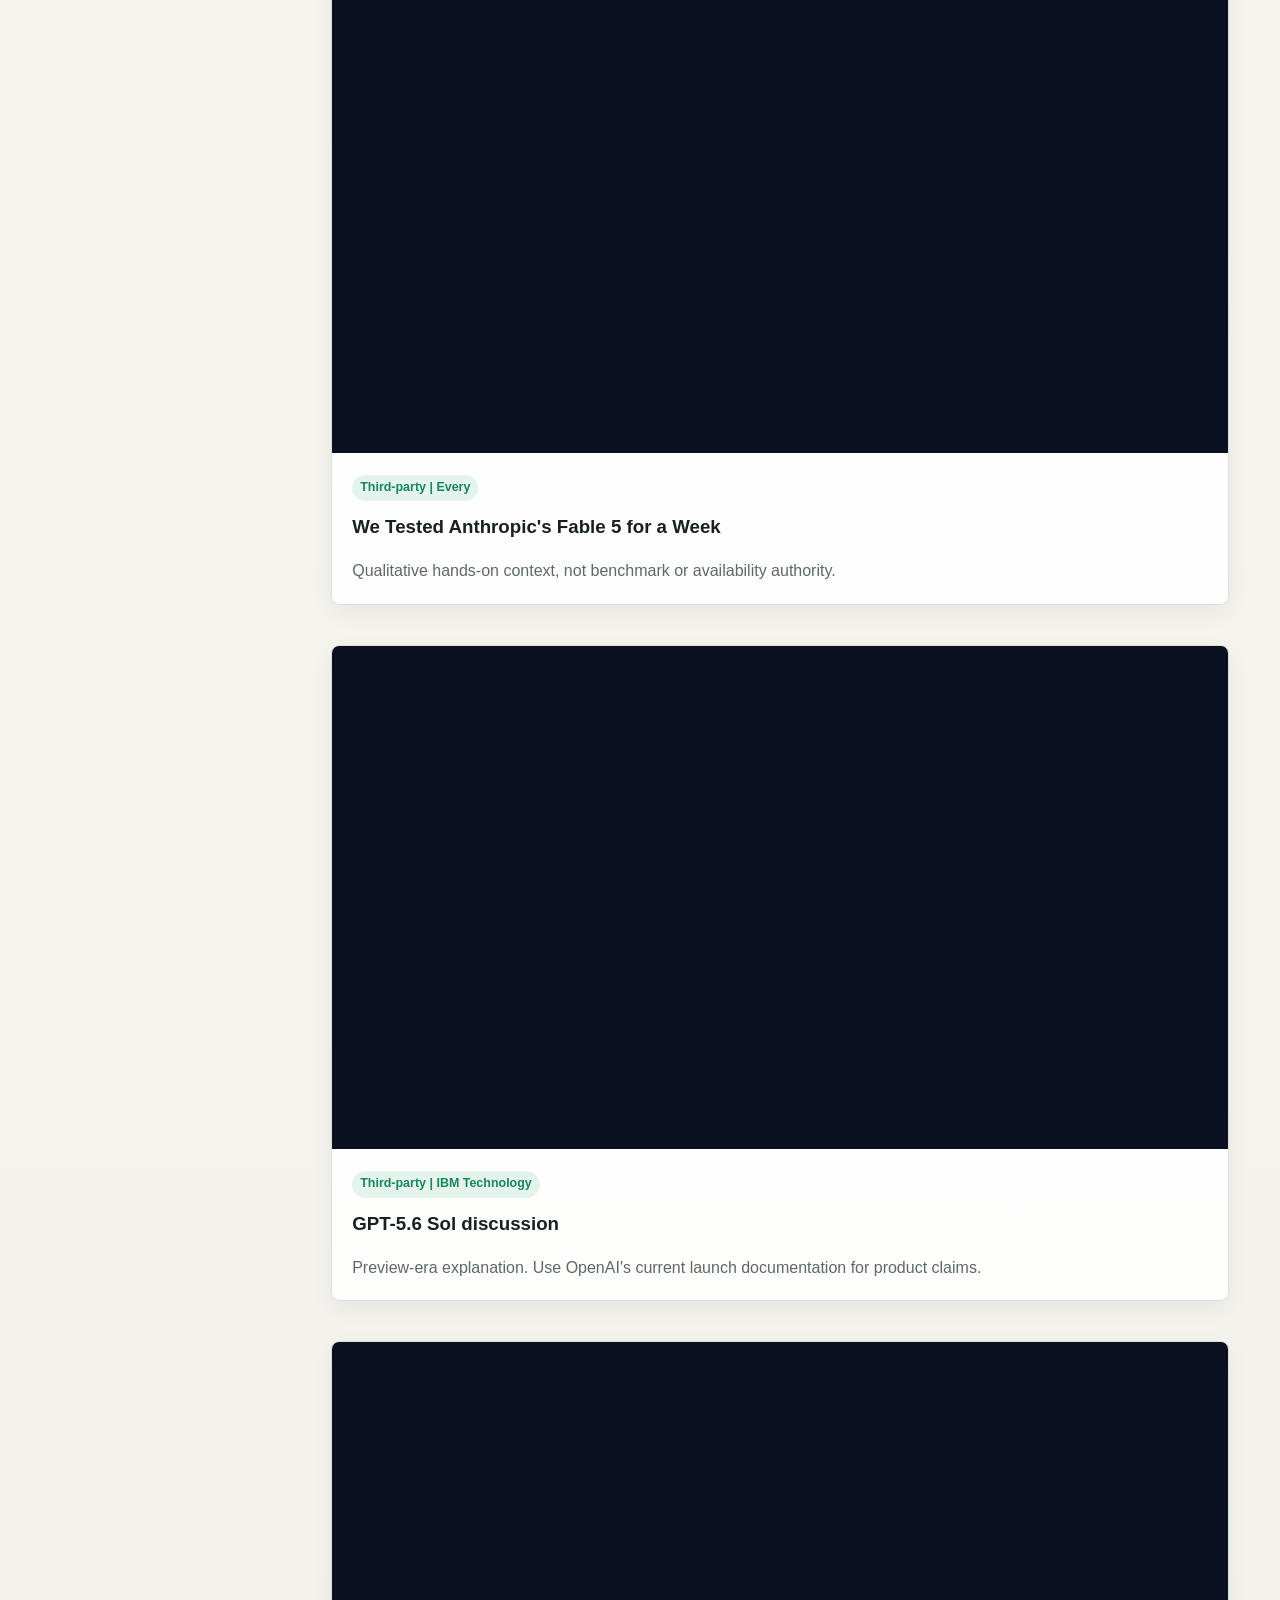
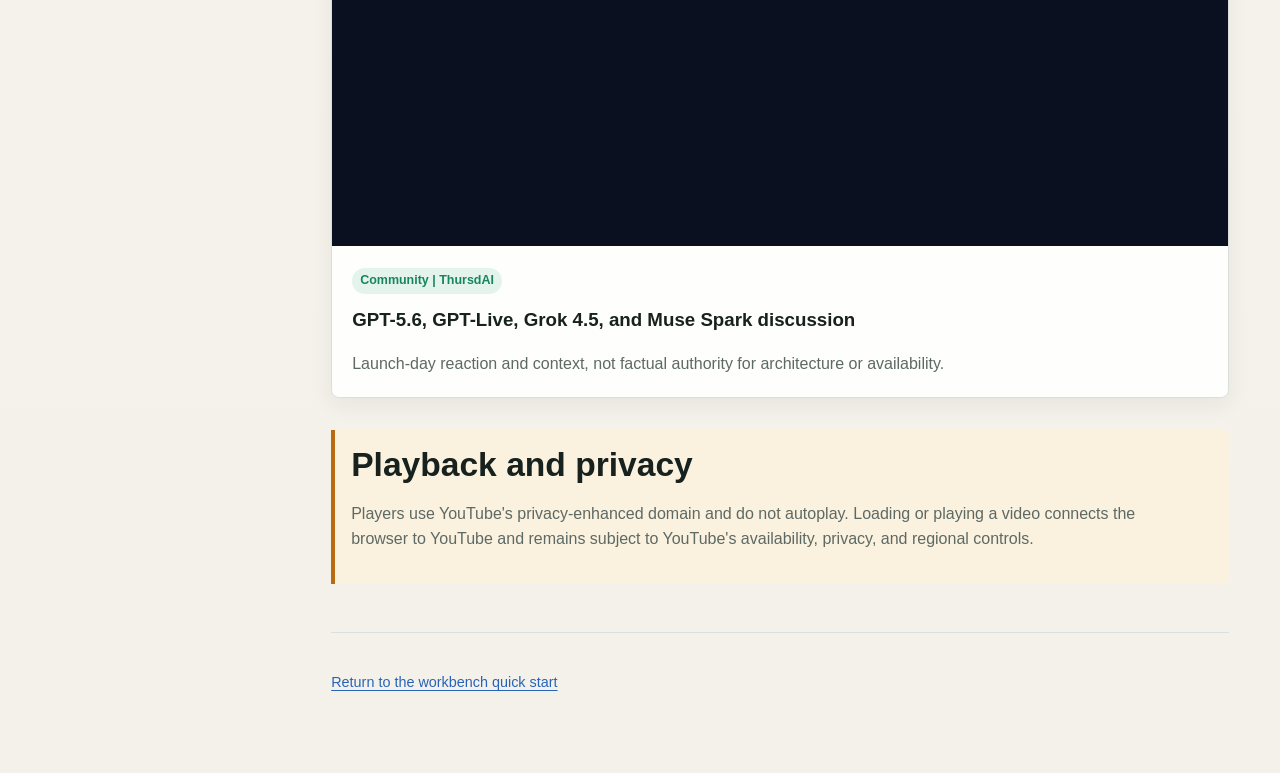
<file: docs/site/model-media.html>
<!doctype html>
<html lang="en">
<head>
  <meta charset="utf-8">
  <meta name="viewport" content="width=device-width, initial-scale=1">
  <meta name="referrer" content="strict-origin-when-cross-origin">
  <title>Embedded Model Videos | AI Agent Workbench</title>
  <link rel="stylesheet" href="styles.css">
  <link rel="stylesheet" href="model-media.css">
</head>
<body>
  <a class="skip-link" href="#main">Skip to embedded videos</a>
  <div class="layout">
    <aside class="sidebar">
      <div class="brand">
        <strong>AI Agent Workbench</strong>
        <span>Embedded model videos</span>
      </div>
      <nav aria-label="Site pages">
        <div class="nav-group">
          <h2>HTML Guides</h2>
          <a href="index.html">Quick start</a>
          <a href="agent-workflow.html">Agent workflow</a>
          <a href="prompt-engineering.html">Prompt engineering</a>
          <a href="skills-and-tools.html">Skills and tools</a>
          <a class="active" href="model-media.html">Model videos</a>
        </div>
        <div class="nav-group">
          <h2>Model Guides</h2>
          <a href="../guides/current-models-and-interfaces.md">Models and interfaces</a>
          <a href="../guides/frontier-models-and-multimodal-systems-2026.md">Frontier model essay</a>
          <a href="../guides/fable-vs-sol.md">Fable vs Sol</a>
          <a href="../guides/live-audio-and-translation.md">Live audio</a>
          <a href="../research/model-media-provenance-2026-07-11.md">Media provenance</a>
          <a href="../research/video-research-pack-2026-07-11.md">Video research pack</a>
        </div>
      </nav>
    </aside>

    <main id="main" class="content">
      <header class="hero media-hero">
        <p class="eyebrow">Network required media exception</p>
        <h1>Model videos embedded on GitHub Pages.</h1>
        <p>
          This is the only core site page that requires a network connection.
          These privacy-enhanced YouTube players run inside this repository's
          GitHub Pages site. Playback still comes from YouTube, but viewers stay
          on the workbench page. No video binaries are copied into the repo.
        </p>
      </header>

      <section aria-labelledby="official-videos">
        <h2 id="official-videos">Official videos</h2>
        <div class="video-list">
          <article class="video-card" id="fable-official">
            <div class="video-frame">
              <iframe src="https://www.youtube-nocookie.com/embed/Y9Wz2PV404E" title="Introducing Claude Fable 5 by Anthropic" loading="lazy" referrerpolicy="strict-origin-when-cross-origin" allow="accelerometer; autoplay; clipboard-write; encrypted-media; gyroscope; picture-in-picture; web-share" allowfullscreen></iframe>
            </div>
            <div class="video-copy">
              <span class="tag">Official | Anthropic</span>
              <h3>Introducing Claude Fable 5</h3>
              <p>Vendor overview for product context. Independent comparisons use the separately cited benchmark sources.</p>
            </div>
          </article>

          <article class="video-card" id="gpt-live-official">
            <div class="video-frame">
              <iframe src="https://www.youtube-nocookie.com/embed/EAN5Cj347PY" title="This is the new ChatGPT Voice, powered by GPT-Live by OpenAI" loading="lazy" referrerpolicy="strict-origin-when-cross-origin" allow="accelerometer; autoplay; clipboard-write; encrypted-media; gyroscope; picture-in-picture; web-share" allowfullscreen></iframe>
            </div>
            <div class="video-copy">
              <span class="tag">Official | OpenAI</span>
              <h3>This is the new ChatGPT Voice, powered by GPT-Live</h3>
              <p>Official demonstration of the continuous voice experience described in OpenAI's GPT-Live launch post.</p>
            </div>
          </article>

          <article class="video-card" id="gpt-image-2-official">
            <div class="video-frame">
              <iframe src="https://www.youtube-nocookie.com/embed/sWkGomJ3TLI" title="Introducing ChatGPT Images 2.0 by OpenAI" loading="lazy" referrerpolicy="strict-origin-when-cross-origin" allow="accelerometer; autoplay; clipboard-write; encrypted-media; gyroscope; picture-in-picture; web-share" allowfullscreen></iframe>
            </div>
            <div class="video-copy">
              <span class="tag">Official | OpenAI</span>
              <h3>Introducing ChatGPT Images 2.0</h3>
              <p>A 21-minute product demonstration. It does not disclose GPT Image 2's internal model architecture.</p>
            </div>
          </article>
        </div>
      </section>

      <section aria-labelledby="testing-videos">
        <h2 id="testing-videos">Hands-on testing</h2>
        <div class="video-list">
          <article class="video-card" id="gpt-5-6-family-test">
            <div class="video-frame">
              <iframe src="https://www.youtube-nocookie.com/embed/xDXX2M5DrO0" title="GPT-5.6 Sol, Terra, and Luna fully tested by AICodeKing" loading="lazy" referrerpolicy="strict-origin-when-cross-origin" allow="accelerometer; autoplay; clipboard-write; encrypted-media; gyroscope; picture-in-picture; web-share" allowfullscreen></iframe>
            </div>
            <div class="video-copy">
              <span class="tag">Third-party | AICodeKing</span>
              <h3>GPT-5.6 Sol, Terra, and Luna tested</h3>
              <p>Qualitative family test. Official documentation remains the source for product controls and pricing.</p>
            </div>
          </article>

          <article class="video-card" id="gemini-3-5-flash-test">
            <div class="video-frame">
              <iframe src="https://www.youtube-nocookie.com/embed/TdN-YdFLWvY" title="Gemini 3.5 Flash frontier coding model test by Bijan Bowen" loading="lazy" referrerpolicy="strict-origin-when-cross-origin" allow="accelerometer; autoplay; clipboard-write; encrypted-media; gyroscope; picture-in-picture; web-share" allowfullscreen></iframe>
            </div>
            <div class="video-copy">
              <span class="tag">Third-party | Bijan Bowen</span>
              <h3>Gemini 3.5 Flash coding test</h3>
              <p>A long-form coding test that complements Google's official model and thinking-level documentation.</p>
            </div>
          </article>

          <article class="video-card" id="grok-4-5-test">
            <div class="video-frame">
              <iframe src="https://www.youtube-nocookie.com/embed/5J6HCDEkg64" title="Grok 4.5 coding test by ForrestKnight" loading="lazy" referrerpolicy="strict-origin-when-cross-origin" allow="accelerometer; autoplay; clipboard-write; encrypted-media; gyroscope; picture-in-picture; web-share" allowfullscreen></iframe>
            </div>
            <div class="video-copy">
              <span class="tag">Third-party | ForrestKnight</span>
              <h3>Grok 4.5 coding test</h3>
              <p>A 27-minute qualitative test. The SpaceXAI and Artificial Analysis pages provide the cited scores.</p>
            </div>
          </article>

          <article class="video-card" id="muse-spark-test">
            <div class="video-frame">
              <iframe src="https://www.youtube-nocookie.com/embed/XCYYDhG9zKw" title="Meta Muse Spark 1.1 first test by Bijan Bowen" loading="lazy" referrerpolicy="strict-origin-when-cross-origin" allow="accelerometer; autoplay; clipboard-write; encrypted-media; gyroscope; picture-in-picture; web-share" allowfullscreen></iframe>
            </div>
            <div class="video-copy">
              <span class="tag">Third-party | Bijan Bowen</span>
              <h3>Meta Muse Spark 1.1 first test</h3>
              <p>A 33-minute test of Meta's current reasoning model. Meta and Artificial Analysis remain the factual sources.</p>
            </div>
          </article>

          <article class="video-card" id="image-model-comparison">
            <div class="video-frame">
              <iframe src="https://www.youtube-nocookie.com/embed/FDhx79PU5KQ" title="GPT Image 2, Nano Banana 2, and Seedream 5 comparison by Code And Create" loading="lazy" referrerpolicy="strict-origin-when-cross-origin" allow="accelerometer; autoplay; clipboard-write; encrypted-media; gyroscope; picture-in-picture; web-share" allowfullscreen></iframe>
            </div>
            <div class="video-copy">
              <span class="tag">Third-party | Code And Create</span>
              <h3>GPT Image 2, Nano Banana 2, and Seedream comparison</h3>
              <p>A side-by-side image-generation test. It is not a Gemini Omni Flash demonstration or a generative-video comparison.</p>
            </div>
          </article>
        </div>
      </section>

      <section aria-labelledby="analysis-videos">
        <h2 id="analysis-videos">Independent and community context</h2>
        <div class="video-list">
          <article class="video-card" id="fable-hands-on">
            <div class="video-frame">
              <iframe src="https://www.youtube-nocookie.com/embed/GrdEid8H6H4" title="We Tested Anthropic's Fable 5 for a Week by Every" loading="lazy" referrerpolicy="strict-origin-when-cross-origin" allow="accelerometer; autoplay; clipboard-write; encrypted-media; gyroscope; picture-in-picture; web-share" allowfullscreen></iframe>
            </div>
            <div class="video-copy">
              <span class="tag">Third-party | Every</span>
              <h3>We Tested Anthropic's Fable 5 for a Week</h3>
              <p>Qualitative hands-on context, not benchmark or availability authority.</p>
            </div>
          </article>

          <article class="video-card" id="gpt-sol-explainer">
            <div class="video-frame">
              <iframe src="https://www.youtube-nocookie.com/embed/tV5zXS78HzU" title="GPT-5.6 Sol discussion by IBM Technology" loading="lazy" referrerpolicy="strict-origin-when-cross-origin" allow="accelerometer; autoplay; clipboard-write; encrypted-media; gyroscope; picture-in-picture; web-share" allowfullscreen></iframe>
            </div>
            <div class="video-copy">
              <span class="tag">Third-party | IBM Technology</span>
              <h3>GPT-5.6 Sol discussion</h3>
              <p>Preview-era explanation. Use OpenAI's current launch documentation for product claims.</p>
            </div>
          </article>

          <article class="video-card" id="launch-discussion">
            <div class="video-frame">
              <iframe src="https://www.youtube-nocookie.com/embed/QjuuTHJKxWI" title="GPT-5.6 and GPT-Live launch discussion by ThursdAI" loading="lazy" referrerpolicy="strict-origin-when-cross-origin" allow="accelerometer; autoplay; clipboard-write; encrypted-media; gyroscope; picture-in-picture; web-share" allowfullscreen></iframe>
            </div>
            <div class="video-copy">
              <span class="tag">Community | ThursdAI</span>
              <h3>GPT-5.6, GPT-Live, Grok 4.5, and Muse Spark discussion</h3>
              <p>Launch-day reaction and context, not factual authority for architecture or availability.</p>
            </div>
          </article>
        </div>
      </section>

      <section class="callout warning" aria-labelledby="privacy-note">
        <h2 id="privacy-note">Playback and privacy</h2>
        <p>
          Players use YouTube's privacy-enhanced domain and do not autoplay.
          Loading or playing a video connects the browser to YouTube and remains
          subject to YouTube's availability, privacy, and regional controls.
        </p>
      </section>

      <footer class="footer">
        <p><a href="index.html">Return to the workbench quick start</a></p>
      </footer>
    </main>
  </div>
</body>
</html>
</file>
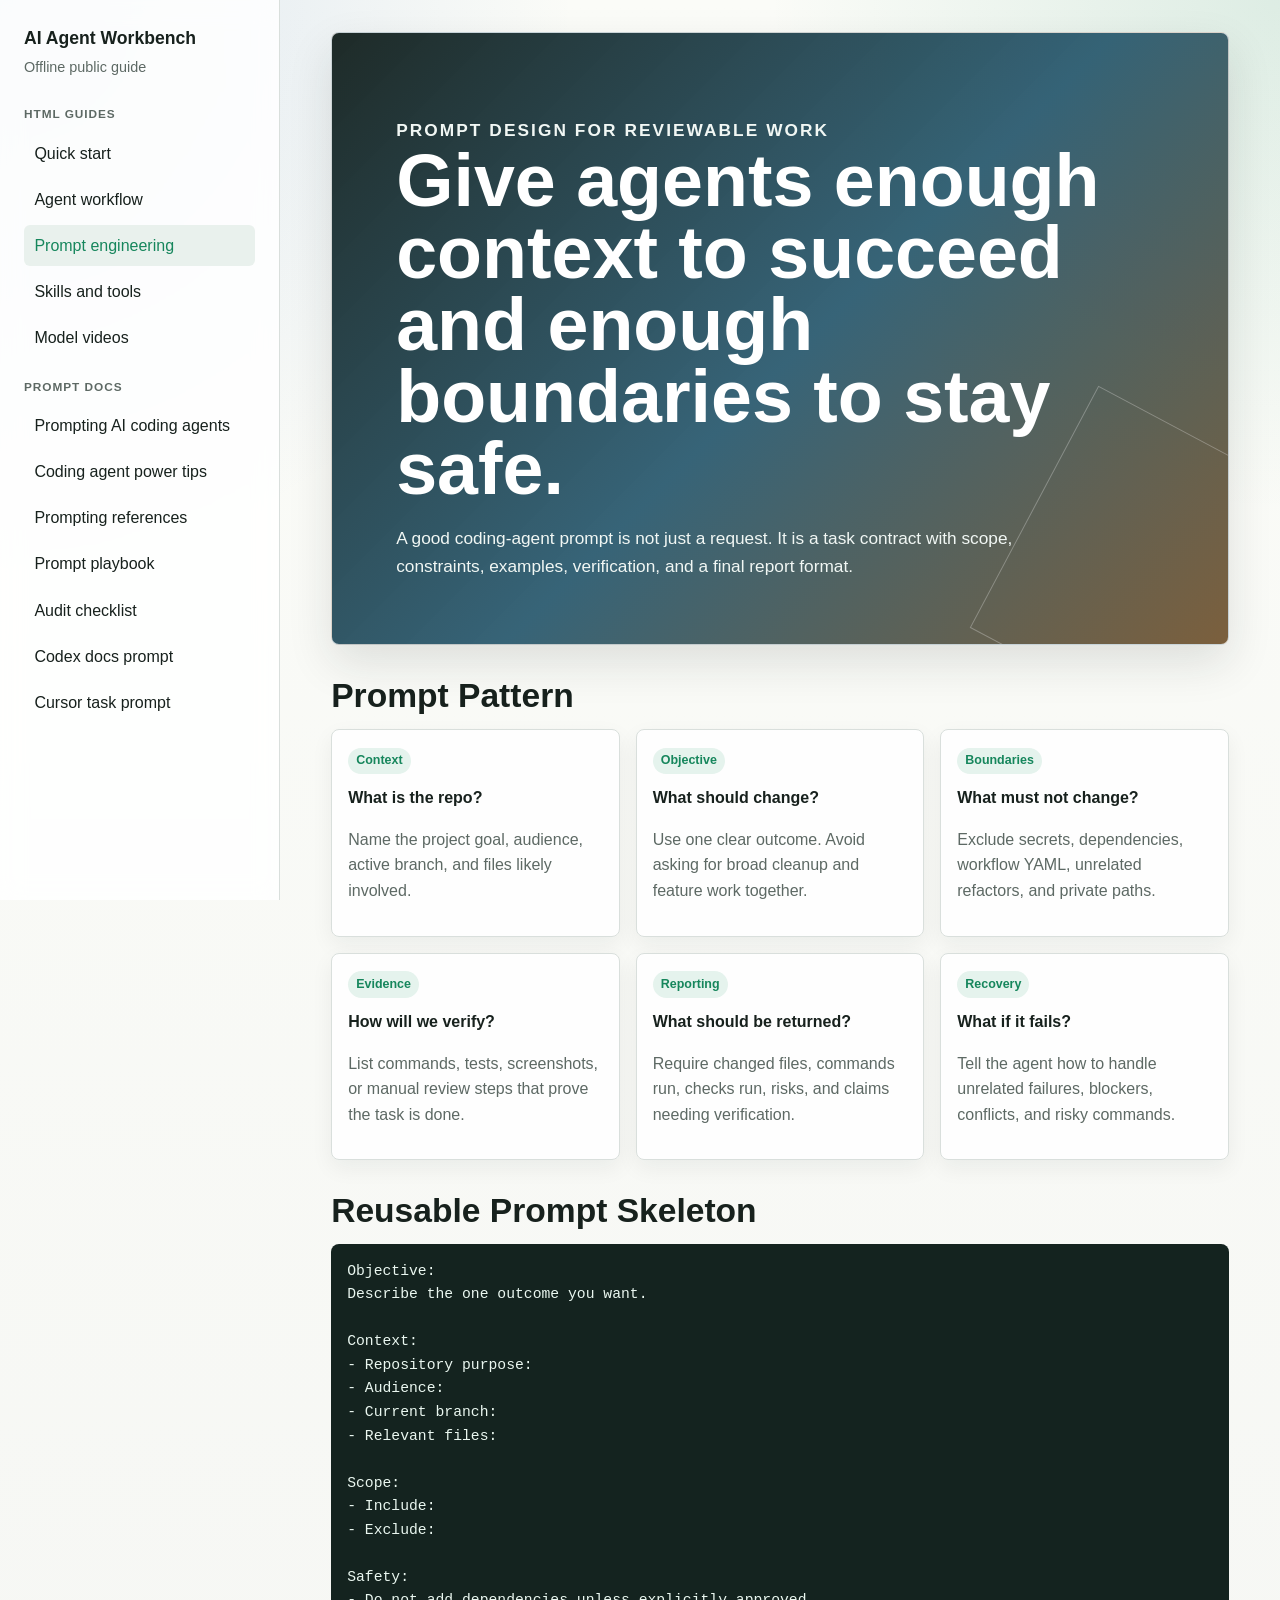
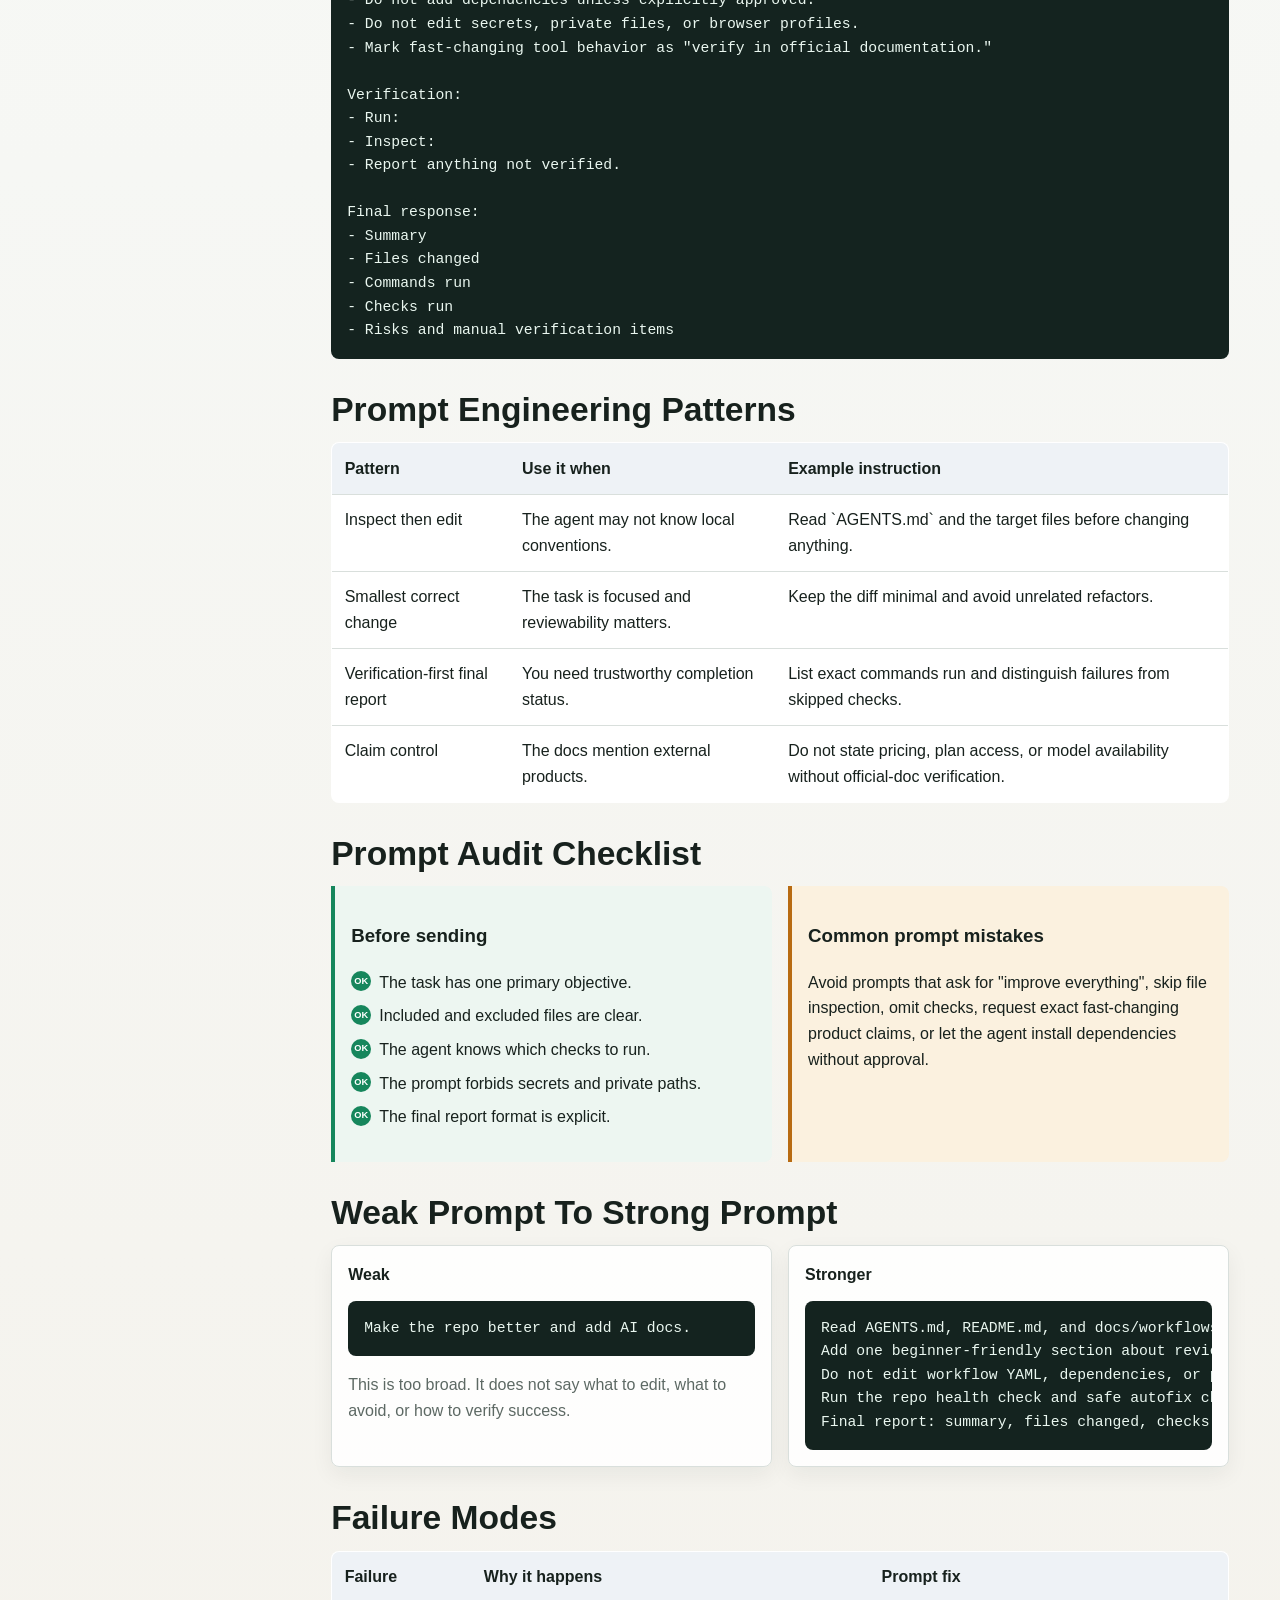
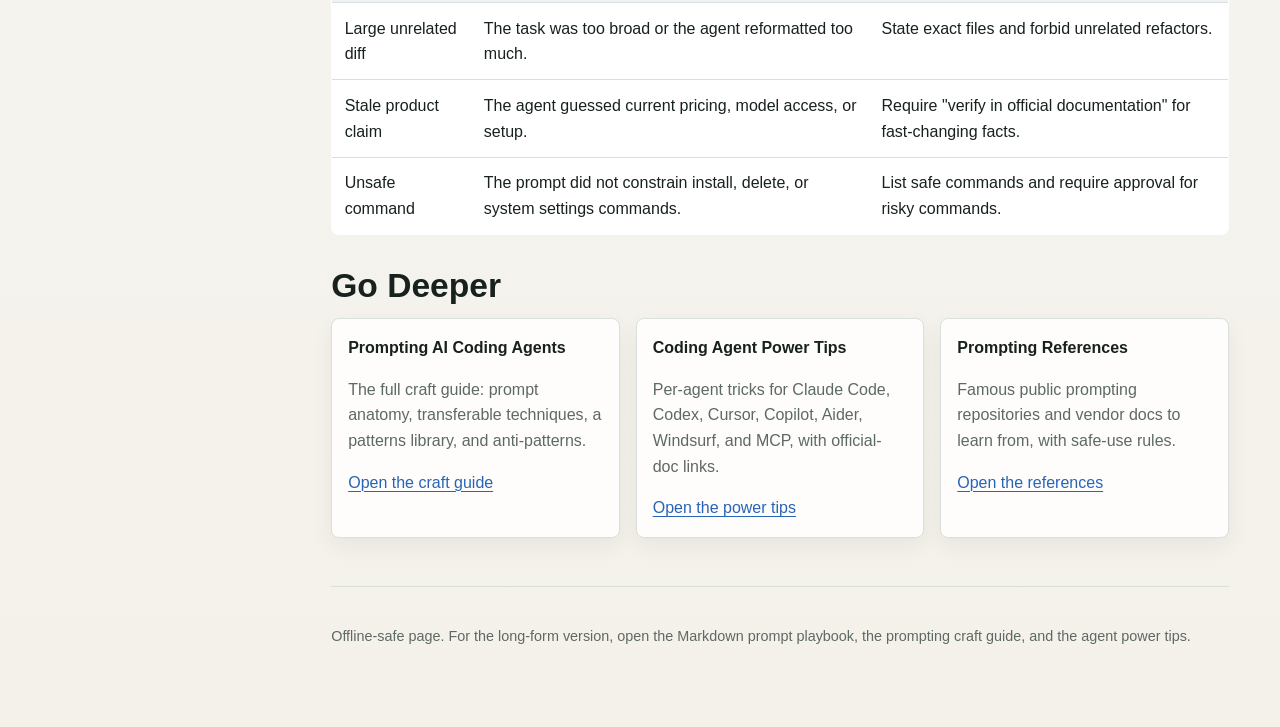
<file: docs/site/prompt-engineering.html>
<!doctype html>
<html lang="en">
<head>
  <meta charset="utf-8">
  <meta name="viewport" content="width=device-width, initial-scale=1">
  <title>Prompt Engineering For AI Coding Agents</title>
  <link rel="stylesheet" href="styles.css">
</head>
<body>
  <a class="skip-link" href="#main">Skip to main content</a>
  <div class="layout">
    <aside class="sidebar">
      <div class="brand">
        <strong>AI Agent Workbench</strong>
        <span>Offline public guide</span>
      </div>
      <nav aria-label="Site pages">
        <div class="nav-group">
          <h2>HTML Guides</h2>
          <a href="index.html">Quick start</a>
          <a href="agent-workflow.html">Agent workflow</a>
          <a class="active" href="prompt-engineering.html">Prompt engineering</a>
          <a href="skills-and-tools.html">Skills and tools</a>
          <a href="model-media.html">Model videos</a>
        </div>
        <div class="nav-group">
          <h2>Prompt Docs</h2>
          <a href="../guides/prompting-ai-coding-agents.md">Prompting AI coding agents</a>
          <a href="../guides/coding-agent-power-tips.md">Coding agent power tips</a>
          <a href="../guides/prompting-references.md">Prompting references</a>
          <a href="../guides/prompt-engineering-playbook.md">Prompt playbook</a>
          <a href="../guides/prompt-audit-checklist.md">Audit checklist</a>
          <a href="../../prompts/codex/docs-update.goal.md">Codex docs prompt</a>
          <a href="../../prompts/cursor/agent-task.md">Cursor task prompt</a>
        </div>
      </nav>
    </aside>

    <main id="main" class="content">
      <header class="hero">
        <p class="eyebrow">Prompt design for reviewable work</p>
        <h1>Give agents enough context to succeed and enough boundaries to stay safe.</h1>
        <p>
          A good coding-agent prompt is not just a request. It is a task contract with scope, constraints,
          examples, verification, and a final report format.
        </p>
      </header>

      <section>
        <h2>Prompt Pattern</h2>
        <div class="grid">
          <article class="card">
            <span class="tag">Context</span>
            <h3>What is the repo?</h3>
            <p>Name the project goal, audience, active branch, and files likely involved.</p>
          </article>
          <article class="card">
            <span class="tag">Objective</span>
            <h3>What should change?</h3>
            <p>Use one clear outcome. Avoid asking for broad cleanup and feature work together.</p>
          </article>
          <article class="card">
            <span class="tag">Boundaries</span>
            <h3>What must not change?</h3>
            <p>Exclude secrets, dependencies, workflow YAML, unrelated refactors, and private paths.</p>
          </article>
          <article class="card">
            <span class="tag">Evidence</span>
            <h3>How will we verify?</h3>
            <p>List commands, tests, screenshots, or manual review steps that prove the task is done.</p>
          </article>
          <article class="card">
            <span class="tag">Reporting</span>
            <h3>What should be returned?</h3>
            <p>Require changed files, commands run, checks run, risks, and claims needing verification.</p>
          </article>
          <article class="card">
            <span class="tag">Recovery</span>
            <h3>What if it fails?</h3>
            <p>Tell the agent how to handle unrelated failures, blockers, conflicts, and risky commands.</p>
          </article>
        </div>
      </section>

      <section>
        <h2>Reusable Prompt Skeleton</h2>
        <pre><code>Objective:
Describe the one outcome you want.

Context:
- Repository purpose:
- Audience:
- Current branch:
- Relevant files:

Scope:
- Include:
- Exclude:

Safety:
- Do not add dependencies unless explicitly approved.
- Do not edit secrets, private files, or browser profiles.
- Mark fast-changing tool behavior as "verify in official documentation."

Verification:
- Run:
- Inspect:
- Report anything not verified.

Final response:
- Summary
- Files changed
- Commands run
- Checks run
- Risks and manual verification items</code></pre>
      </section>

      <section>
        <h2>Prompt Engineering Patterns</h2>
        <table>
          <thead>
            <tr>
              <th>Pattern</th>
              <th>Use it when</th>
              <th>Example instruction</th>
            </tr>
          </thead>
          <tbody>
            <tr>
              <td>Inspect then edit</td>
              <td>The agent may not know local conventions.</td>
              <td>Read `AGENTS.md` and the target files before changing anything.</td>
            </tr>
            <tr>
              <td>Smallest correct change</td>
              <td>The task is focused and reviewability matters.</td>
              <td>Keep the diff minimal and avoid unrelated refactors.</td>
            </tr>
            <tr>
              <td>Verification-first final report</td>
              <td>You need trustworthy completion status.</td>
              <td>List exact commands run and distinguish failures from skipped checks.</td>
            </tr>
            <tr>
              <td>Claim control</td>
              <td>The docs mention external products.</td>
              <td>Do not state pricing, plan access, or model availability without official-doc verification.</td>
            </tr>
          </tbody>
        </table>
      </section>

      <section>
        <h2>Prompt Audit Checklist</h2>
        <div class="two-col">
          <div class="callout">
            <h3>Before sending</h3>
            <ul class="checklist">
              <li>The task has one primary objective.</li>
              <li>Included and excluded files are clear.</li>
              <li>The agent knows which checks to run.</li>
              <li>The prompt forbids secrets and private paths.</li>
              <li>The final report format is explicit.</li>
            </ul>
          </div>
          <div class="callout warning">
            <h3>Common prompt mistakes</h3>
            <p>
              Avoid prompts that ask for "improve everything", skip file inspection, omit checks, request exact
              fast-changing product claims, or let the agent install dependencies without approval.
            </p>
          </div>
        </div>
      </section>

      <section>
        <h2>Weak Prompt To Strong Prompt</h2>
        <div class="grid">
          <article class="card wide">
            <h3>Weak</h3>
            <pre><code>Make the repo better and add AI docs.</code></pre>
            <p>This is too broad. It does not say what to edit, what to avoid, or how to verify success.</p>
          </article>
          <article class="card wide">
            <h3>Stronger</h3>
            <pre><code>Read AGENTS.md, README.md, and docs/workflows/public-repo-safety.md.
Add one beginner-friendly section about reviewing AI-generated PRs.
Do not edit workflow YAML, dependencies, or private files.
Run the repo health check and safe autofix check.
Final report: summary, files changed, checks run, and remaining risks.</code></pre>
          </article>
        </div>
      </section>

      <section>
        <h2>Failure Modes</h2>
        <table>
          <thead>
            <tr>
              <th>Failure</th>
              <th>Why it happens</th>
              <th>Prompt fix</th>
            </tr>
          </thead>
          <tbody>
            <tr>
              <td>Large unrelated diff</td>
              <td>The task was too broad or the agent reformatted too much.</td>
              <td>State exact files and forbid unrelated refactors.</td>
            </tr>
            <tr>
              <td>Stale product claim</td>
              <td>The agent guessed current pricing, model access, or setup.</td>
              <td>Require "verify in official documentation" for fast-changing facts.</td>
            </tr>
            <tr>
              <td>Unsafe command</td>
              <td>The prompt did not constrain install, delete, or system settings commands.</td>
              <td>List safe commands and require approval for risky commands.</td>
            </tr>
          </tbody>
        </table>
      </section>

      <section>
        <h2>Go Deeper</h2>
        <div class="grid">
          <article class="card">
            <h3>Prompting AI Coding Agents</h3>
            <p>The full craft guide: prompt anatomy, transferable techniques, a patterns library, and anti-patterns.</p>
            <a href="../guides/prompting-ai-coding-agents.md">Open the craft guide</a>
          </article>
          <article class="card">
            <h3>Coding Agent Power Tips</h3>
            <p>Per-agent tricks for Claude Code, Codex, Cursor, Copilot, Aider, Windsurf, and MCP, with official-doc links.</p>
            <a href="../guides/coding-agent-power-tips.md">Open the power tips</a>
          </article>
          <article class="card">
            <h3>Prompting References</h3>
            <p>Famous public prompting repositories and vendor docs to learn from, with safe-use rules.</p>
            <a href="../guides/prompting-references.md">Open the references</a>
          </article>
        </div>
      </section>

      <footer class="footer">
        <p>Offline-safe page. For the long-form version, open the Markdown prompt playbook, the prompting craft guide, and the agent power tips.</p>
      </footer>

</main>
  </div>
</body>
</html>
</file>
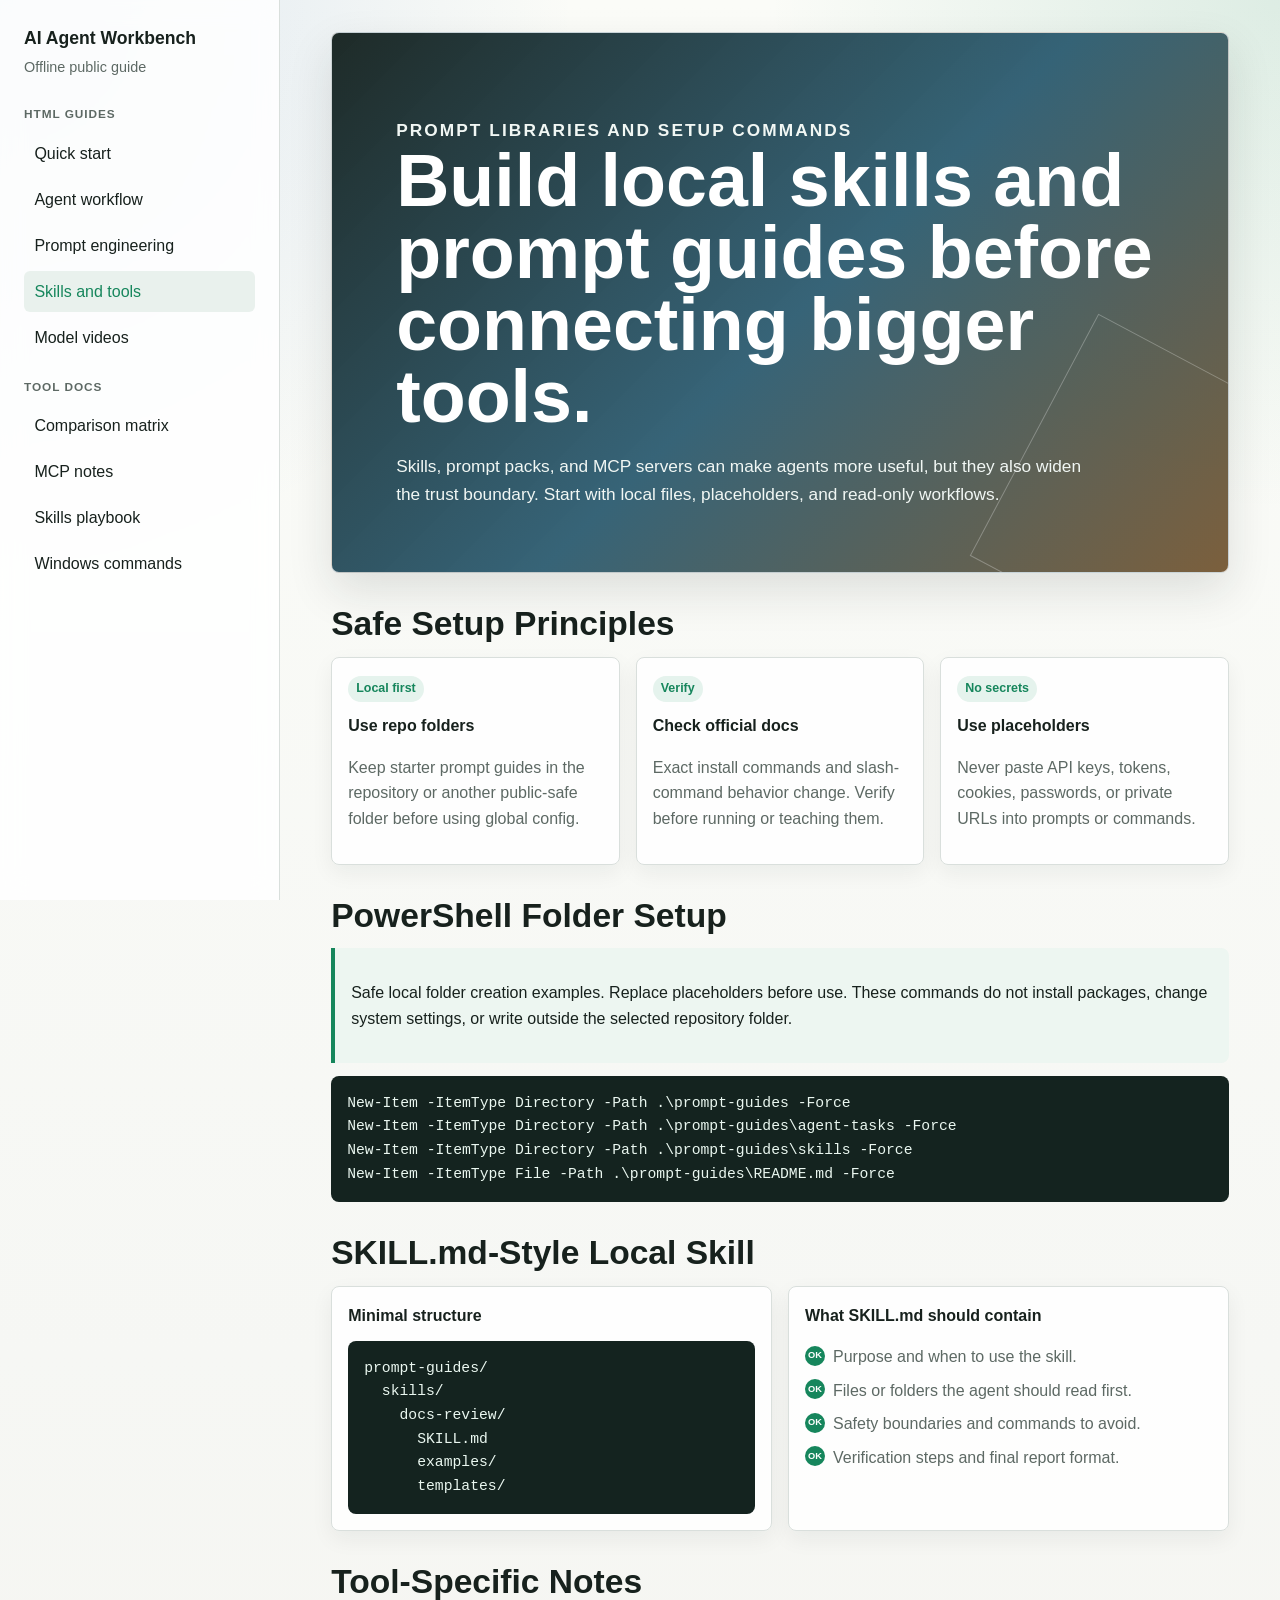
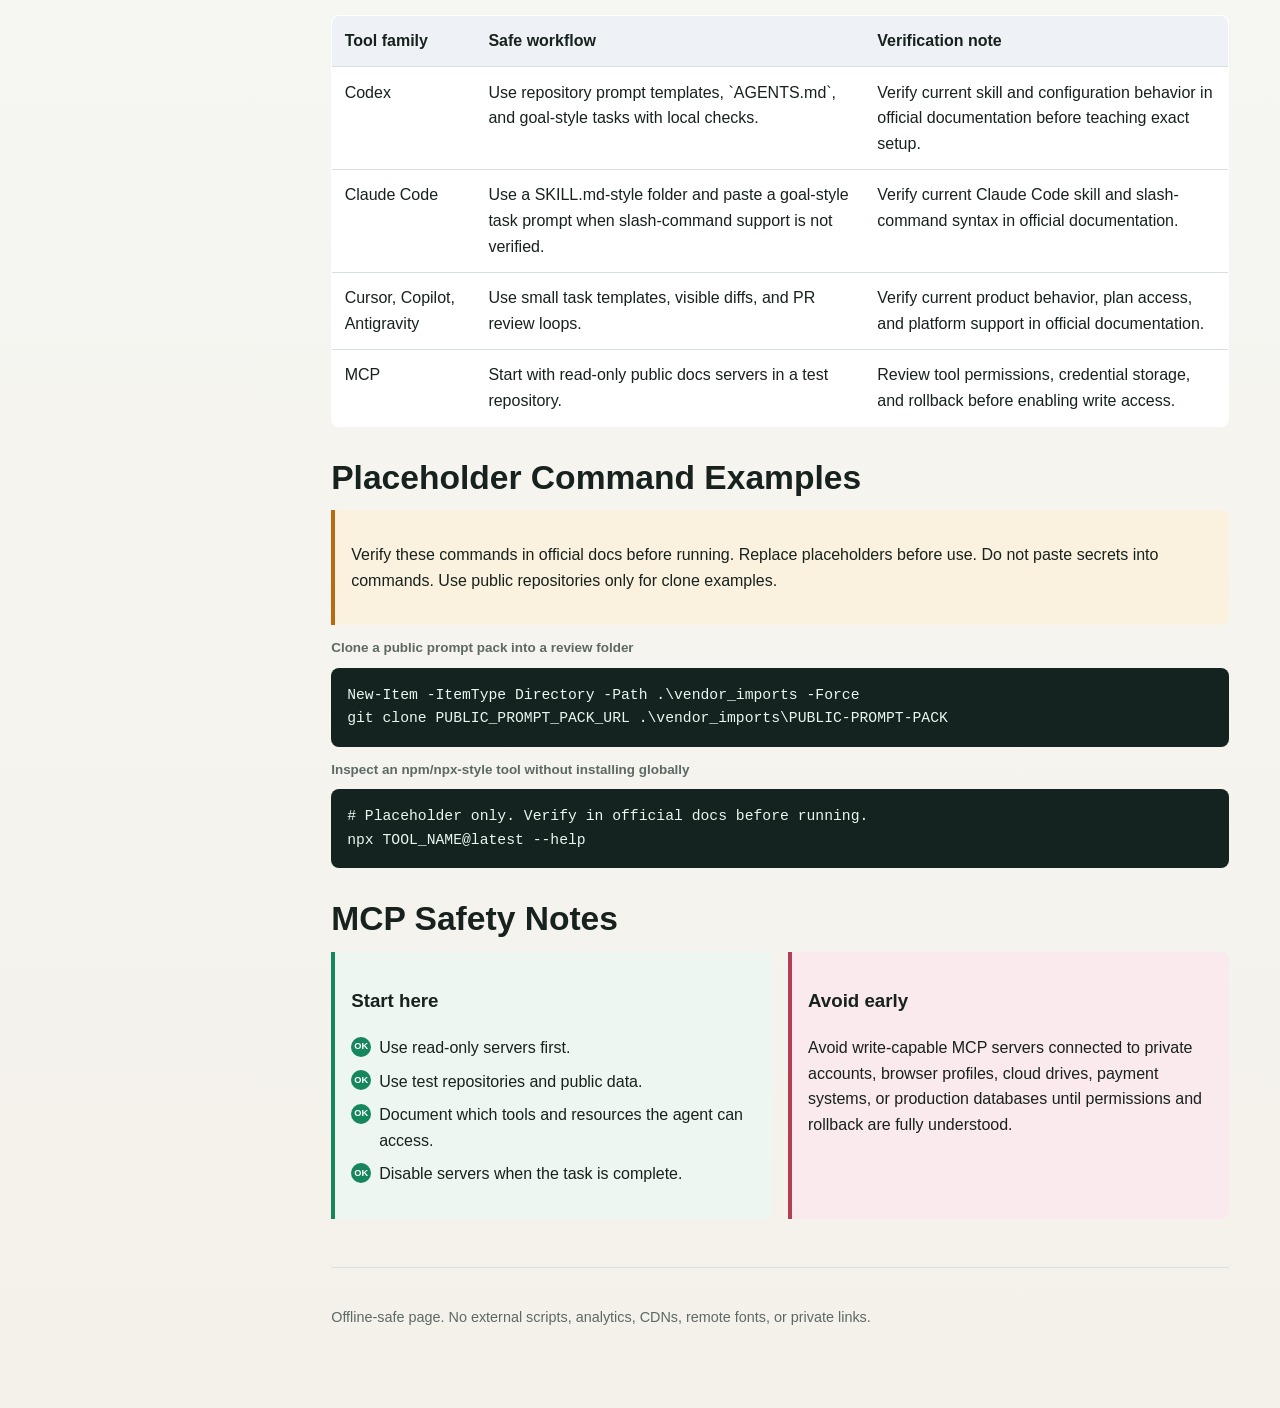
<file: docs/site/skills-and-tools.html>
<!doctype html>
<html lang="en">
<head>
  <meta charset="utf-8">
  <meta name="viewport" content="width=device-width, initial-scale=1">
  <title>Skills, Prompt Guides, And Tool Setup</title>
  <link rel="stylesheet" href="styles.css">
</head>
<body>
  <a class="skip-link" href="#main">Skip to main content</a>
  <div class="layout">
    <aside class="sidebar">
      <div class="brand">
        <strong>AI Agent Workbench</strong>
        <span>Offline public guide</span>
      </div>
      <nav aria-label="Site pages">
        <div class="nav-group">
          <h2>HTML Guides</h2>
          <a href="index.html">Quick start</a>
          <a href="agent-workflow.html">Agent workflow</a>
          <a href="prompt-engineering.html">Prompt engineering</a>
          <a class="active" href="skills-and-tools.html">Skills and tools</a>
          <a href="model-media.html">Model videos</a>
        </div>
        <div class="nav-group">
          <h2>Tool Docs</h2>
          <a href="../tools/comparison-matrix.md">Comparison matrix</a>
          <a href="../tools/mcp.md">MCP notes</a>
          <a href="../guides/skills-and-prompt-guides.md">Skills playbook</a>
          <a href="../guides/windows-setup-commands.md">Windows commands</a>
        </div>
      </nav>
    </aside>

    <main id="main" class="content">
      <header class="hero">
        <p class="eyebrow">Prompt libraries and setup commands</p>
        <h1>Build local skills and prompt guides before connecting bigger tools.</h1>
        <p>
          Skills, prompt packs, and MCP servers can make agents more useful, but they also widen the trust
          boundary. Start with local files, placeholders, and read-only workflows.
        </p>
      </header>

      <section>
        <h2>Safe Setup Principles</h2>
        <div class="grid">
          <article class="card">
            <span class="tag">Local first</span>
            <h3>Use repo folders</h3>
            <p>Keep starter prompt guides in the repository or another public-safe folder before using global config.</p>
          </article>
          <article class="card">
            <span class="tag">Verify</span>
            <h3>Check official docs</h3>
            <p>Exact install commands and slash-command behavior change. Verify before running or teaching them.</p>
          </article>
          <article class="card">
            <span class="tag">No secrets</span>
            <h3>Use placeholders</h3>
            <p>Never paste API keys, tokens, cookies, passwords, or private URLs into prompts or commands.</p>
          </article>
        </div>
      </section>

      <section>
        <h2>PowerShell Folder Setup</h2>
        <div class="callout">
          <p>
            Safe local folder creation examples. Replace placeholders before use. These commands do not install
            packages, change system settings, or write outside the selected repository folder.
          </p>
        </div>
        <pre><code>New-Item -ItemType Directory -Path .\prompt-guides -Force
New-Item -ItemType Directory -Path .\prompt-guides\agent-tasks -Force
New-Item -ItemType Directory -Path .\prompt-guides\skills -Force
New-Item -ItemType File -Path .\prompt-guides\README.md -Force</code></pre>
      </section>

      <section>
        <h2>SKILL.md-Style Local Skill</h2>
        <div class="grid">
          <article class="card wide">
            <h3>Minimal structure</h3>
            <pre><code>prompt-guides/
  skills/
    docs-review/
      SKILL.md
      examples/
      templates/</code></pre>
          </article>
          <article class="card wide">
            <h3>What SKILL.md should contain</h3>
            <ul class="checklist">
              <li>Purpose and when to use the skill.</li>
              <li>Files or folders the agent should read first.</li>
              <li>Safety boundaries and commands to avoid.</li>
              <li>Verification steps and final report format.</li>
            </ul>
          </article>
        </div>
      </section>

      <section>
        <h2>Tool-Specific Notes</h2>
        <table>
          <thead>
            <tr>
              <th>Tool family</th>
              <th>Safe workflow</th>
              <th>Verification note</th>
            </tr>
          </thead>
          <tbody>
            <tr>
              <td>Codex</td>
              <td>Use repository prompt templates, `AGENTS.md`, and goal-style tasks with local checks.</td>
              <td>Verify current skill and configuration behavior in official documentation before teaching exact setup.</td>
            </tr>
            <tr>
              <td>Claude Code</td>
              <td>Use a SKILL.md-style folder and paste a goal-style task prompt when slash-command support is not verified.</td>
              <td>Verify current Claude Code skill and slash-command syntax in official documentation.</td>
            </tr>
            <tr>
              <td>Cursor, Copilot, Antigravity</td>
              <td>Use small task templates, visible diffs, and PR review loops.</td>
              <td>Verify current product behavior, plan access, and platform support in official documentation.</td>
            </tr>
            <tr>
              <td>MCP</td>
              <td>Start with read-only public docs servers in a test repository.</td>
              <td>Review tool permissions, credential storage, and rollback before enabling write access.</td>
            </tr>
          </tbody>
        </table>
      </section>

      <section>
        <h2>Placeholder Command Examples</h2>
        <div class="callout warning">
          <p>
            Verify these commands in official docs before running. Replace placeholders before use. Do not paste
            secrets into commands. Use public repositories only for clone examples.
          </p>
        </div>
        <p class="command-title">Clone a public prompt pack into a review folder</p>
        <pre><code>New-Item -ItemType Directory -Path .\vendor_imports -Force
git clone PUBLIC_PROMPT_PACK_URL .\vendor_imports\PUBLIC-PROMPT-PACK</code></pre>
        <p class="command-title">Inspect an npm/npx-style tool without installing globally</p>
        <pre><code># Placeholder only. Verify in official docs before running.
npx TOOL_NAME@latest --help</code></pre>
      </section>

      <section>
        <h2>MCP Safety Notes</h2>
        <div class="two-col">
          <div class="callout">
            <h3>Start here</h3>
            <ul class="checklist">
              <li>Use read-only servers first.</li>
              <li>Use test repositories and public data.</li>
              <li>Document which tools and resources the agent can access.</li>
              <li>Disable servers when the task is complete.</li>
            </ul>
          </div>
          <div class="callout danger">
            <h3>Avoid early</h3>
            <p>
              Avoid write-capable MCP servers connected to private accounts, browser profiles, cloud drives,
              payment systems, or production databases until permissions and rollback are fully understood.
            </p>
          </div>
        </div>
      </section>

      <footer class="footer">
        <p>Offline-safe page. No external scripts, analytics, CDNs, remote fonts, or private links.</p>
      </footer>

</main>
  </div>
</body>
</html>
</file>
<file: docs/site/styles.css>
:root {
  --bg: #f6f7f4;
  --surface: #ffffff;
  --surface-soft: #eef4f1;
  --ink: #17211d;
  --muted: #5d6964;
  --line: #d9dfdc;
  --blue: #2764b8;
  --green: #16865c;
  --amber: #b86b12;
  --rose: #b13f56;
  --violet: #6f54b5;
  --shadow: 0 18px 45px rgba(25, 35, 31, 0.12);
  --radius: 8px;
}

* {
  box-sizing: border-box;
}

html {
  scroll-behavior: smooth;
}

body {
  margin: 0;
  color: var(--ink);
  background:
    radial-gradient(circle at top left, rgba(39, 100, 184, 0.14), transparent 36rem),
    radial-gradient(circle at top right, rgba(22, 134, 92, 0.13), transparent 32rem),
    linear-gradient(180deg, #fbfcf8 0%, var(--bg) 45%, #f4f1ea 100%);
  font-family: "Segoe UI", Arial, sans-serif;
  line-height: 1.6;
}

a {
  color: var(--blue);
  text-decoration-thickness: 0.08em;
  text-underline-offset: 0.18em;
}

a:hover {
  color: var(--violet);
}

.skip-link {
  position: absolute;
  left: 1rem;
  top: -4rem;
  padding: 0.6rem 0.9rem;
  background: var(--ink);
  color: white;
  border-radius: 6px;
  z-index: 10;
}

.skip-link:focus {
  top: 1rem;
}

.layout {
  display: grid;
  grid-template-columns: 280px minmax(0, 1fr);
  min-height: 100vh;
}

.sidebar {
  position: sticky;
  top: 0;
  height: 100vh;
  padding: 1.5rem;
  background: rgba(255, 255, 255, 0.86);
  border-right: 1px solid var(--line);
  backdrop-filter: blur(12px);
  overflow-y: auto;
}

.brand {
  display: grid;
  gap: 0.25rem;
  margin-bottom: 1.6rem;
}

.brand strong {
  font-size: 1.1rem;
  letter-spacing: 0;
}

.brand span {
  color: var(--muted);
  font-size: 0.9rem;
}

.nav-group {
  margin: 1.2rem 0;
}

.nav-group h2 {
  margin: 0 0 0.55rem;
  color: var(--muted);
  font-size: 0.74rem;
  letter-spacing: 0.08em;
  text-transform: uppercase;
}

.nav-group a {
  display: block;
  margin: 0.28rem 0;
  padding: 0.5rem 0.65rem;
  color: var(--ink);
  border-radius: 6px;
  text-decoration: none;
}

.nav-group a:hover,
.nav-group a.active {
  background: #e9f1ed;
  color: var(--green);
}

.content {
  width: min(1120px, 100%);
  padding: 2rem clamp(1.1rem, 4vw, 3.5rem) 4rem;
}

.hero {
  position: relative;
  overflow: hidden;
  min-height: 340px;
  padding: clamp(2rem, 5vw, 4.2rem);
  border: 1px solid rgba(255, 255, 255, 0.72);
  border-radius: var(--radius);
  color: white;
  background:
    linear-gradient(135deg, rgba(18, 31, 28, 0.95), rgba(33, 83, 105, 0.9) 52%, rgba(109, 78, 40, 0.9)),
    repeating-linear-gradient(90deg, rgba(255, 255, 255, 0.08) 0 1px, transparent 1px 32px);
  box-shadow: var(--shadow);
}

.hero::after {
  content: "";
  position: absolute;
  inset: auto -4rem -4rem auto;
  width: 17rem;
  height: 17rem;
  border: 1px solid rgba(255, 255, 255, 0.28);
  transform: rotate(28deg);
}

.eyebrow {
  margin: 0 0 0.85rem;
  color: #d6eadf;
  font-size: 0.78rem;
  font-weight: 700;
  letter-spacing: 0.12em;
  text-transform: uppercase;
}

.hero h1 {
  max-width: 760px;
  margin: 0;
  font-size: clamp(2.15rem, 6vw, 4.6rem);
  line-height: 0.98;
  letter-spacing: 0;
}

.hero p {
  max-width: 700px;
  margin: 1.25rem 0 0;
  color: #f1f7f4;
  font-size: 1.08rem;
}

.hero-actions {
  display: flex;
  flex-wrap: wrap;
  gap: 0.75rem;
  margin-top: 1.6rem;
}

.button {
  display: inline-flex;
  align-items: center;
  min-height: 42px;
  padding: 0.6rem 0.9rem;
  border: 1px solid rgba(255, 255, 255, 0.48);
  border-radius: 6px;
  color: white;
  text-decoration: none;
  background: rgba(255, 255, 255, 0.12);
}

.button:hover {
  color: white;
  background: rgba(255, 255, 255, 0.2);
}

section {
  margin-top: 2rem;
}

section > h2 {
  margin: 0 0 0.8rem;
  font-size: clamp(1.45rem, 3vw, 2.1rem);
  line-height: 1.15;
}

section > p {
  max-width: 820px;
  color: var(--muted);
}

.grid {
  display: grid;
  grid-template-columns: repeat(12, 1fr);
  gap: 1rem;
}

.card {
  grid-column: span 4;
  padding: 1rem;
  border: 1px solid var(--line);
  border-radius: var(--radius);
  background: rgba(255, 255, 255, 0.88);
  box-shadow: 0 8px 22px rgba(25, 35, 31, 0.06);
}

.card.wide {
  grid-column: span 6;
}

.card.full {
  grid-column: 1 / -1;
}

.card h3 {
  margin: 0 0 0.55rem;
  font-size: 1rem;
}

.card p,
.card li {
  color: var(--muted);
}

.tag {
  display: inline-flex;
  align-items: center;
  margin-bottom: 0.7rem;
  padding: 0.2rem 0.5rem;
  border-radius: 999px;
  color: var(--green);
  background: #e5f3ed;
  font-size: 0.78rem;
  font-weight: 700;
}

.callout {
  padding: 1rem;
  border-left: 4px solid var(--green);
  border-radius: 0 var(--radius) var(--radius) 0;
  background: #edf6f1;
}

.callout.warning {
  border-left-color: var(--amber);
  background: #fbf1df;
}

.callout.danger {
  border-left-color: var(--rose);
  background: #fae9ed;
}

.flow {
  display: grid;
  grid-template-columns: repeat(5, minmax(0, 1fr));
  gap: 0.8rem;
  margin-top: 1rem;
}

.step {
  min-height: 130px;
  padding: 0.9rem;
  border: 1px solid var(--line);
  border-radius: var(--radius);
  background: var(--surface);
}

.step b {
  display: inline-flex;
  width: 2rem;
  height: 2rem;
  align-items: center;
  justify-content: center;
  margin-bottom: 0.6rem;
  border-radius: 50%;
  color: white;
  background: var(--blue);
}

.step:nth-child(2) b,
.step:nth-child(5) b {
  background: var(--green);
}

.step:nth-child(3) b {
  background: var(--amber);
}

.step:nth-child(4) b {
  background: var(--violet);
}

.checklist {
  display: grid;
  gap: 0.5rem;
  padding: 0;
  list-style: none;
}

.checklist li {
  padding-left: 1.75rem;
  position: relative;
}

.checklist li::before {
  content: "OK";
  position: absolute;
  left: 0;
  top: 0.1rem;
  width: 1.25rem;
  height: 1.25rem;
  border-radius: 50%;
  color: white;
  background: var(--green);
  font-size: 0.58rem;
  font-weight: 700;
  display: inline-flex;
  align-items: center;
  justify-content: center;
}

table {
  width: 100%;
  border-collapse: collapse;
  overflow: hidden;
  border: 1px solid var(--line);
  border-radius: var(--radius);
  background: var(--surface);
}

th,
td {
  padding: 0.78rem;
  border-bottom: 1px solid var(--line);
  text-align: left;
  vertical-align: top;
}

th {
  background: #eef2f6;
  color: var(--ink);
}

tr:last-child td {
  border-bottom: 0;
}

pre {
  margin: 0.8rem 0 0;
  padding: 1rem;
  overflow-x: auto;
  border-radius: var(--radius);
  color: #eaf7f0;
  background: #14231f;
}

code {
  font-family: Consolas, "Courier New", monospace;
  font-size: 0.92em;
}

.command-title {
  margin: 0.75rem 0 -0.25rem;
  color: var(--muted);
  font-size: 0.84rem;
  font-weight: 700;
}

.two-col {
  display: grid;
  grid-template-columns: minmax(0, 1fr) minmax(0, 1fr);
  gap: 1rem;
}

.footer {
  margin-top: 3rem;
  padding-top: 1.5rem;
  border-top: 1px solid var(--line);
  color: var(--muted);
  font-size: 0.9rem;
}

@media (max-width: 880px) {
  .layout {
    display: block;
  }

  .sidebar {
    position: static;
    height: auto;
  }

  .content {
    padding-top: 1rem;
  }

  .card,
  .card.wide {
    grid-column: 1 / -1;
  }

  .flow,
  .two-col {
    grid-template-columns: 1fr;
  }
}

.local-search {
  margin-top: 1.5rem;
  max-width: 44rem;
}

.local-search label {
  display: block;
  font-weight: 700;
  margin-bottom: 0.45rem;
}

.local-search input {
  box-sizing: border-box;
  width: 100%;
  padding: 0.75rem;
  border: 1px solid currentColor;
  border-radius: 0.5rem;
  background: transparent;
  color: inherit;
}

.search-results {
  margin: 0.5rem 0 0;
  padding: 0;
  list-style: none;
  border: 1px solid currentColor;
  border-radius: 0.5rem;
}

.search-results li {
  display: grid;
  gap: 0.2rem;
  padding: 0.65rem 0.8rem;
}

.search-results li + li {
  border-top: 1px solid currentColor;
}

.search-results span {
  font-size: 0.9rem;
}
</file>
<file: docs/site/model-media.css>
.media-hero {
  min-height: 280px;
}

.video-list {
  display: grid;
  gap: 1.5rem;
}

.video-card {
  overflow: hidden;
  margin-top: 1rem;
  border: 1px solid var(--line);
  border-radius: var(--radius);
  background: rgba(255, 255, 255, 0.92);
  box-shadow: 0 8px 22px rgba(25, 35, 31, 0.06);
}

.video-frame {
  position: relative;
  width: 100%;
  padding-top: 56.25%;
  background: #0b1020;
}

.video-frame iframe {
  position: absolute;
  inset: 0;
  width: 100%;
  height: 100%;
  border: 0;
}

.video-copy {
  padding: 1.25rem;
}

.video-copy h3 {
  margin: 0 0 0.55rem;
}

.video-copy p {
  margin-bottom: 0;
  color: var(--muted);
}
</file>
